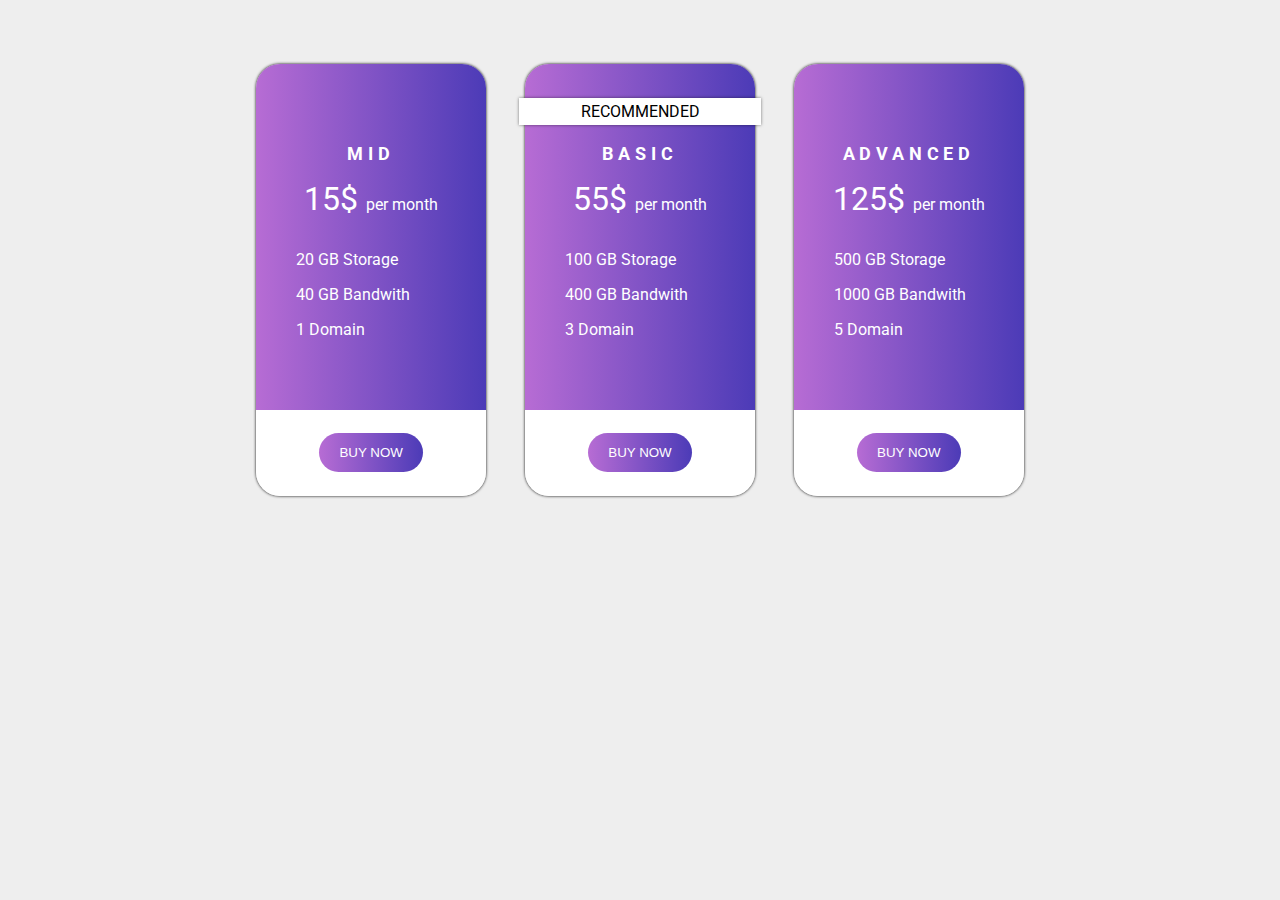
<file: index.html>
<!DOCTYPE html>
<html lang="en">
    <head>
        <meta charset="UTF-8">
        <meta name="viewport" content="width=device-width, initial-scale=1.0">
        <title>Ex3 Task1</title>
        <link rel="stylesheet" href="https://cdnjs.cloudflare.com/ajax/libs/font-awesome/6.1.1/css/all.min.css" integrity="sha512-KfkfwYDsLkIlwQp6LFnl8zNdLGxu9YAA1QvwINks4PhcElQSvqcyVLLD9aMhXd13uQjoXtEKNosOWaZqXgel0g==" crossorigin="anonymous" referrerpolicy="no-referrer" />
        <style>
            @import url('https://fonts.googleapis.com/css2?family=Roboto&display=swap');
            :root {
                --linear-gradient: linear-gradient(to right, #b76cd4, #4c3bb7);
                --border-radius: 1.5rem;
            }

            * {
                box-sizing: border-box;
            }

            html, body, ul {
                padding: 0;
                margin: 0;
            }

            .pricing-table {
                display: flex;
                justify-content: space-between;
                width: 60%;
                margin: 4rem auto;
                font-family: Roboto;
            }

            .pricing-table li {
                list-style-type: none;
                margin-top: 1rem;
                margin-left: 2.5rem;
            }

            .box {
                width: 30%;
                min-height: 27rem;
                box-shadow: 0px 0px 3px black;
                border-radius: var(--border-radius);
            }

            .header {
                background: var(--linear-gradient);
                min-height: 80%;
                border-radius: var(--border-radius) var(--border-radius) 0 0;
                color: white;
                position: relative;
            }

            .recommended {
                background: white;
                position: absolute;
                top: 2.1rem;
                left: -2.5%;
                width: 105%;
                text-align: center;
                color: black;
                box-shadow: 0 0 3px rgba(0,0,0,0.5);
                padding: 4px;
            }

            .title {
                text-align: center;
                font-size: 1.1rem;
                font-weight: bold;
                padding-top: 5rem;
                letter-spacing: 0.3rem;
            }

            .price {
                text-align: center;
                padding: 1rem;
                font-size: 2rem;
            }

            .per-month {
                font-size: 1rem;
            }

            .footer {
                text-align: center;
                background-color: white;
                min-height: 20%;
                border-radius: 0 0 var(--border-radius) var(--border-radius);
                display: flex;
                justify-content: center;
                align-items: center;
            }

            .pricing-button {
                border: unset;
                padding: 12px 20px;
                background: var(--linear-gradient);
                color: white;
                border-radius: var(--border-radius);
            }

            .box:hover {
                transform: scale(1.1);
                cursor: pointer;
            }

            @media (max-width: 1200px) {

                html {
                    font-size: 14px;
                }

                .pricing-table {
                    width: 90%;
                    flex-wrap: wrap;
                    justify-content: center;
                }

                .box {
                    width: calc(45%-2rem);
                    margin-top: 2rem;
                    margin-left: 2rem;
                }
            }

            @media (max-width: 768px) {
                html {
                    font-size: 20px;
                }

                .pricing-table {
                    width: 70%;
                    margin-top: 0;
                }

                .box {
                    width: 100%;
                    margin-top: 4rem;
                }
            }
        </style>
    </head>
    <body style="background: #eee;">
        <div class="pricing-table">
            <div class="box">
                <div class="header">
                    <div class="title">MID</div>
                    <div class="price">
                        15$ <span class="per-month">per month</span>
                    </div>
                    <ul>
                        <li>
                            <i class="fa fa-check"></i> 20 GB Storage
                        </li>
                        <li>
                            <i class="fa fa-check"></i> 40 GB Bandwith
                        </li>
                        <li>
                            <i class="fa fa-check"></i> 1 Domain
                        </li>
                    </ul>
                </div>
                <div class="footer">
                    <button class="pricing-button">BUY NOW</button>
                </div>
            </div>
            <div class="box">
                <div class="header">
                    <div class="recommended">RECOMMENDED</div>
                    <div class="title">BASIC</div>
                    <div class="price">
                        55$ <span class="per-month">per month</span>
                    </div>
                    <ul>
                        <li>
                            <i class="fa fa-check"></i> 100 GB Storage
                        </li>
                        <li>
                            <i class="fa fa-check"></i> 400 GB Bandwith
                        </li>
                        <li>
                            <i class="fa fa-check"></i> 3 Domain
                        </li>
                    </ul>
                </div>
                <div class="footer">
                    <button class="pricing-button">BUY NOW</button>
                </div>
            </div>
            <div class="box">
                <div class="header">
                    <div class="title">ADVANCED</div>
                    <div class="price">
                        125$ <span class="per-month">per month</span>
                    </div>
                    <ul>
                        <li>
                            <i class="fa fa-check"></i> 500 GB Storage
                        </li>
                        <li>
                            <i class="fa fa-check"></i> 1000 GB Bandwith
                        </li>
                        <li>
                            <i class="fa fa-check"></i> 5 Domain
                        </li>
                    </ul>
                </div>
                <div class="footer">
                    <button class="pricing-button">BUY NOW</button>
                </div>
            </div>
        </div>
    </body>
</html>
</file>
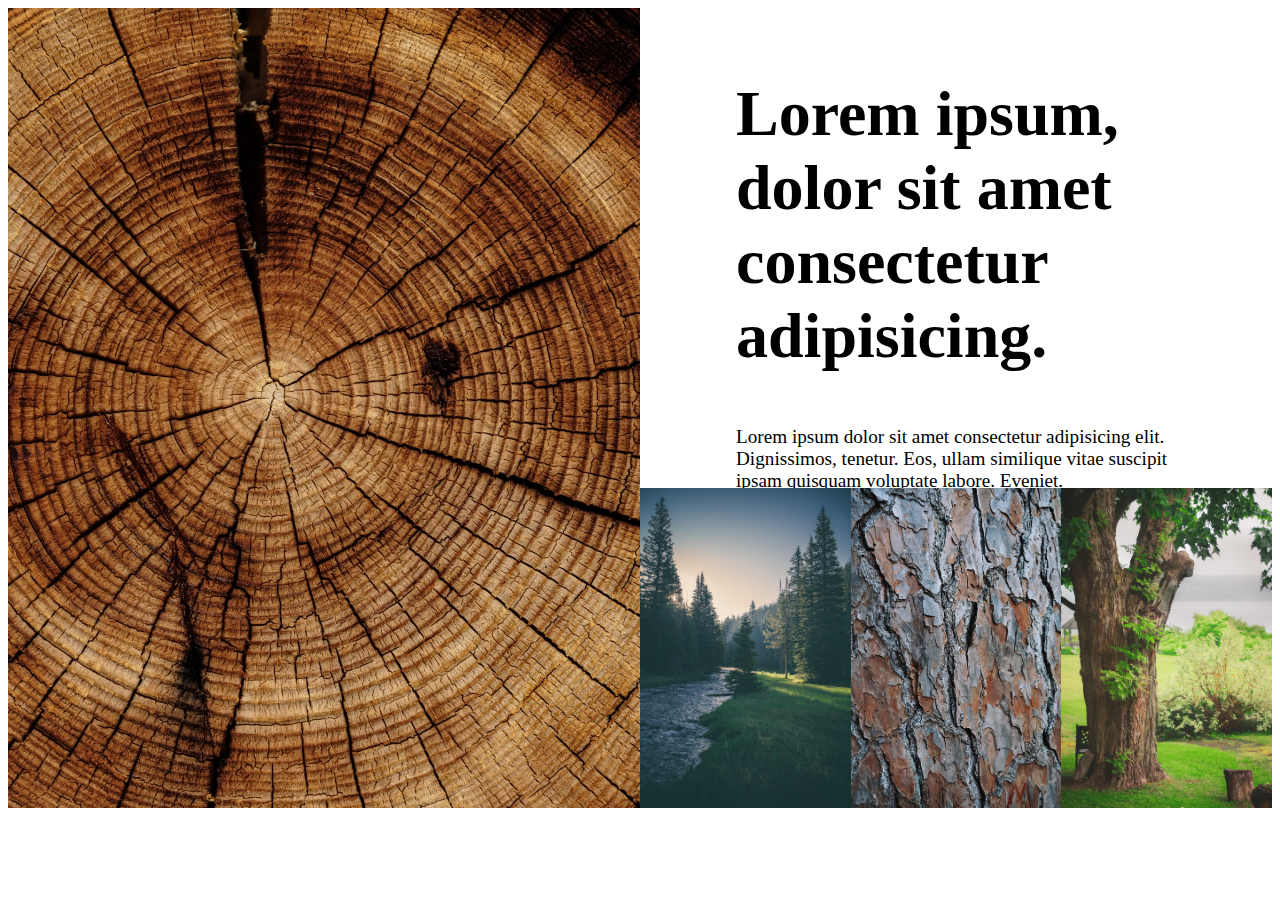
<file: task3/index.html>
<!DOCTYPE html>
<html lang="en">
<head>
    <meta charset="UTF-8">
    <meta http-equiv="X-UA-Compatible" content="IE=edge">
    <meta name="viewport" content="width=device-width, initial-scale=1.0">
    <title>EX3 Task3</title>
    <style>
        .container {
            display: grid;
            grid-template-columns: repeat(6, 1fr);
            grid-auto-rows: 10rem;
        }

        .box {
            background-size: cover;
            background-position: center center;
        }

        .box:nth-child(1) {
            grid-column: 1/4;
            grid-row: 1/6;
            background-image: url('./images/6-1.jpg');
        }

        .box:nth-child(2) {
            grid-column: 4/7;
            grid-row: 1/4;
            padding: 1rem 6rem;
        }

        .box h2 {
            font-size: 4rem;
        }

        .box p {
            font-size: 1.2rem;
        }

        .box button {
            border: unset;
            padding: 12px 18px;
            background: #b58455;
            color: white;
        }
        
        .box button:hover {
            cursor: pointer;
            opacity: 0.7;
        }

        .box:nth-child(n+3) {
            grid-row: 4/6;
        }

        .box:nth-child(3) {
            background-image: url('./images/6-2.jpg');
        }

        .box:nth-child(4) {
            background-image: url('./images/6-3.jpg');
        }

        .box:nth-child(5) {
            background-image: url('./images/6-4.jpg');
        }
    </style>
</head>
<body>
    <div class="container">
        <div class="box"></div>
        <div class="box">
            <h2>
                Lorem ipsum, dolor sit amet consectetur adipisicing.
            </h2>
            <p>
                Lorem ipsum dolor sit amet consectetur adipisicing elit. Dignissimos, tenetur. 
                Eos, ullam similique vitae suscipit ipsam quisquam voluptate labore. 
                Eveniet.
            </p>
            <button>LEARN MORE</button>
        </div>
        <div class="box"></div>
        <div class="box"></div>
        <div class="box"></div>
    </div>
</body>
</html>
</file>
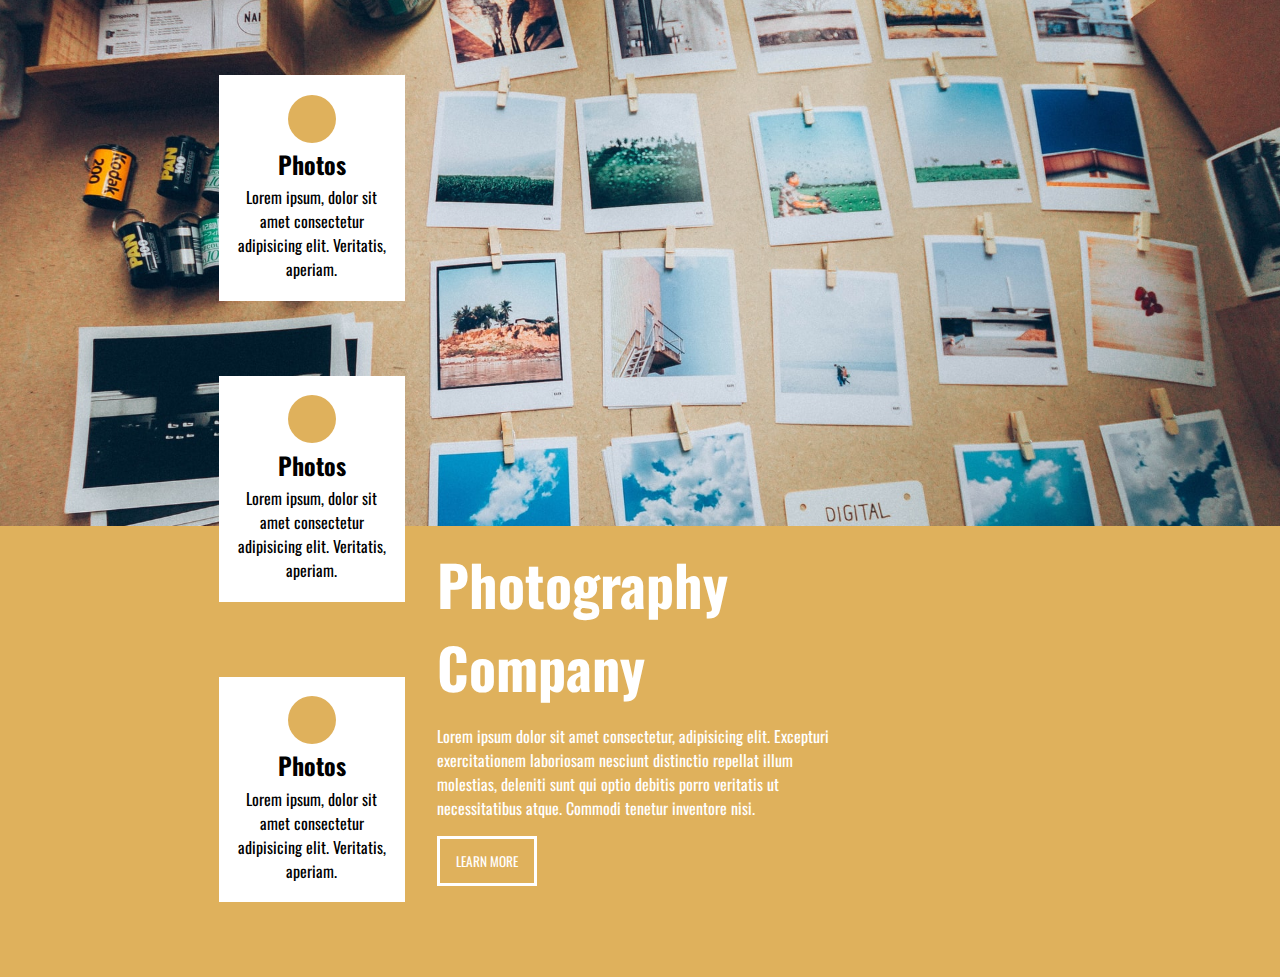
<file: task4/index.html>
<!DOCTYPE html>
<html lang="en">
<head>
    <meta charset="UTF-8">
    <meta http-equiv="X-UA-Compatible" content="IE=edge">
    <meta name="viewport" content="width=device-width, initial-scale=1.0">
    <title>Ex3 Task4</title>
    <link rel="stylesheet" href="https://cdnjs.cloudflare.com/ajax/libs/font-awesome/6.1.1/css/all.min.css" integrity="sha512-KfkfwYDsLkIlwQp6LFnl8zNdLGxu9YAA1QvwINks4PhcElQSvqcyVLLD9aMhXd13uQjoXtEKNosOWaZqXgel0g==" crossorigin="anonymous" referrerpolicy="no-referrer" />
    <style>
        @import url('https://fonts.googleapis.com/css2?family=Oswald&display=swap');
        * {
            box-sizing: border-box;
            padding: 0;
            margin:0;
            font-family: 'Oswald', sans-serif;
        }

        :root {
            --main-color: #dfb15c;
        }

        .container {
            display: grid;
            grid-template-columns: repeat(6, 1fr);
            grid-auto-rows: 4.7rem;
            gap: 0 2rem;
        }

        .box {
            display: flex;
            flex-direction: column;
            justify-content: space-evenly;
            align-items: center;
            height: 100%;
        }

        .box:nth-child(1) {
            grid-row: 1/8;
            grid-column: 1/7;
            background: url('./images/7-1.jpg');
            background-size: cover;
            background-position: center center;
        }

        .box:nth-child(2) {
            grid-row: 8/14;
            grid-column: 1/7;
            background: var(--main-color);
        }

        .box:nth-child(3) {
            grid-row: 2/5;
            grid-column: 2/3;
        }

        .box:nth-child(4) {
            grid-column: 2/3;
            grid-row: 6/9;
        }

        .box:nth-child(5) {
            grid-column: 2/3;
            grid-row: 10/13;
        }

        .box:nth-child(6) {
            grid-row: 8/13;
            grid-column: 3/5;
        }

        .cbox {
            background: white;
            text-align: center;
            padding: 1rem;
        }
        
        .cbox i {
            background: var(--main-color);
            padding: 1.5rem;
            color: white;
            border-radius: 50%;
        }

        .main-box {
            color: white;
        }

        .main-box h1 {
            align-self: flex-start;
            font-size: 3.5rem;
        }

        .main-box button {
            padding: 12px 16px;
            align-self: flex-start;
            border: 3px solid white;
            background:unset;
            color: white;
        }
    </style>
</head>
<body>
    <div class="container">
        <div class="box"></div>
        <div class="box"></div>
        <div class="box cbox">
            <i class="fa fa-pencil"></i>
            <h2>Photos</h2>
            <p>Lorem ipsum, dolor sit amet consectetur adipisicing elit. Veritatis, aperiam.</p>
        </div>
        <div class="box cbox">
            <i class="fa fa-pencil"></i>
            <h2>Photos</h2>
            <p>Lorem ipsum, dolor sit amet consectetur adipisicing elit. Veritatis, aperiam.</p>
        </div>
        <div class="box cbox">
            <i class="fa fa-pencil"></i>
            <h2>Photos</h2>
            <p>Lorem ipsum, dolor sit amet consectetur adipisicing elit. Veritatis, aperiam.</p>
        </div>
        <div class="box main-box">
            <h1>Photography Company</h1>
            <p>Lorem ipsum dolor sit amet consectetur, adipisicing elit. Excepturi exercitationem laboriosam nesciunt distinctio repellat illum molestias, deleniti sunt qui optio debitis porro veritatis ut necessitatibus atque. Commodi tenetur inventore nisi.</p>
            <button>LEARN MORE</button>
        </div>
    </div>
</body>
</html>
</file>
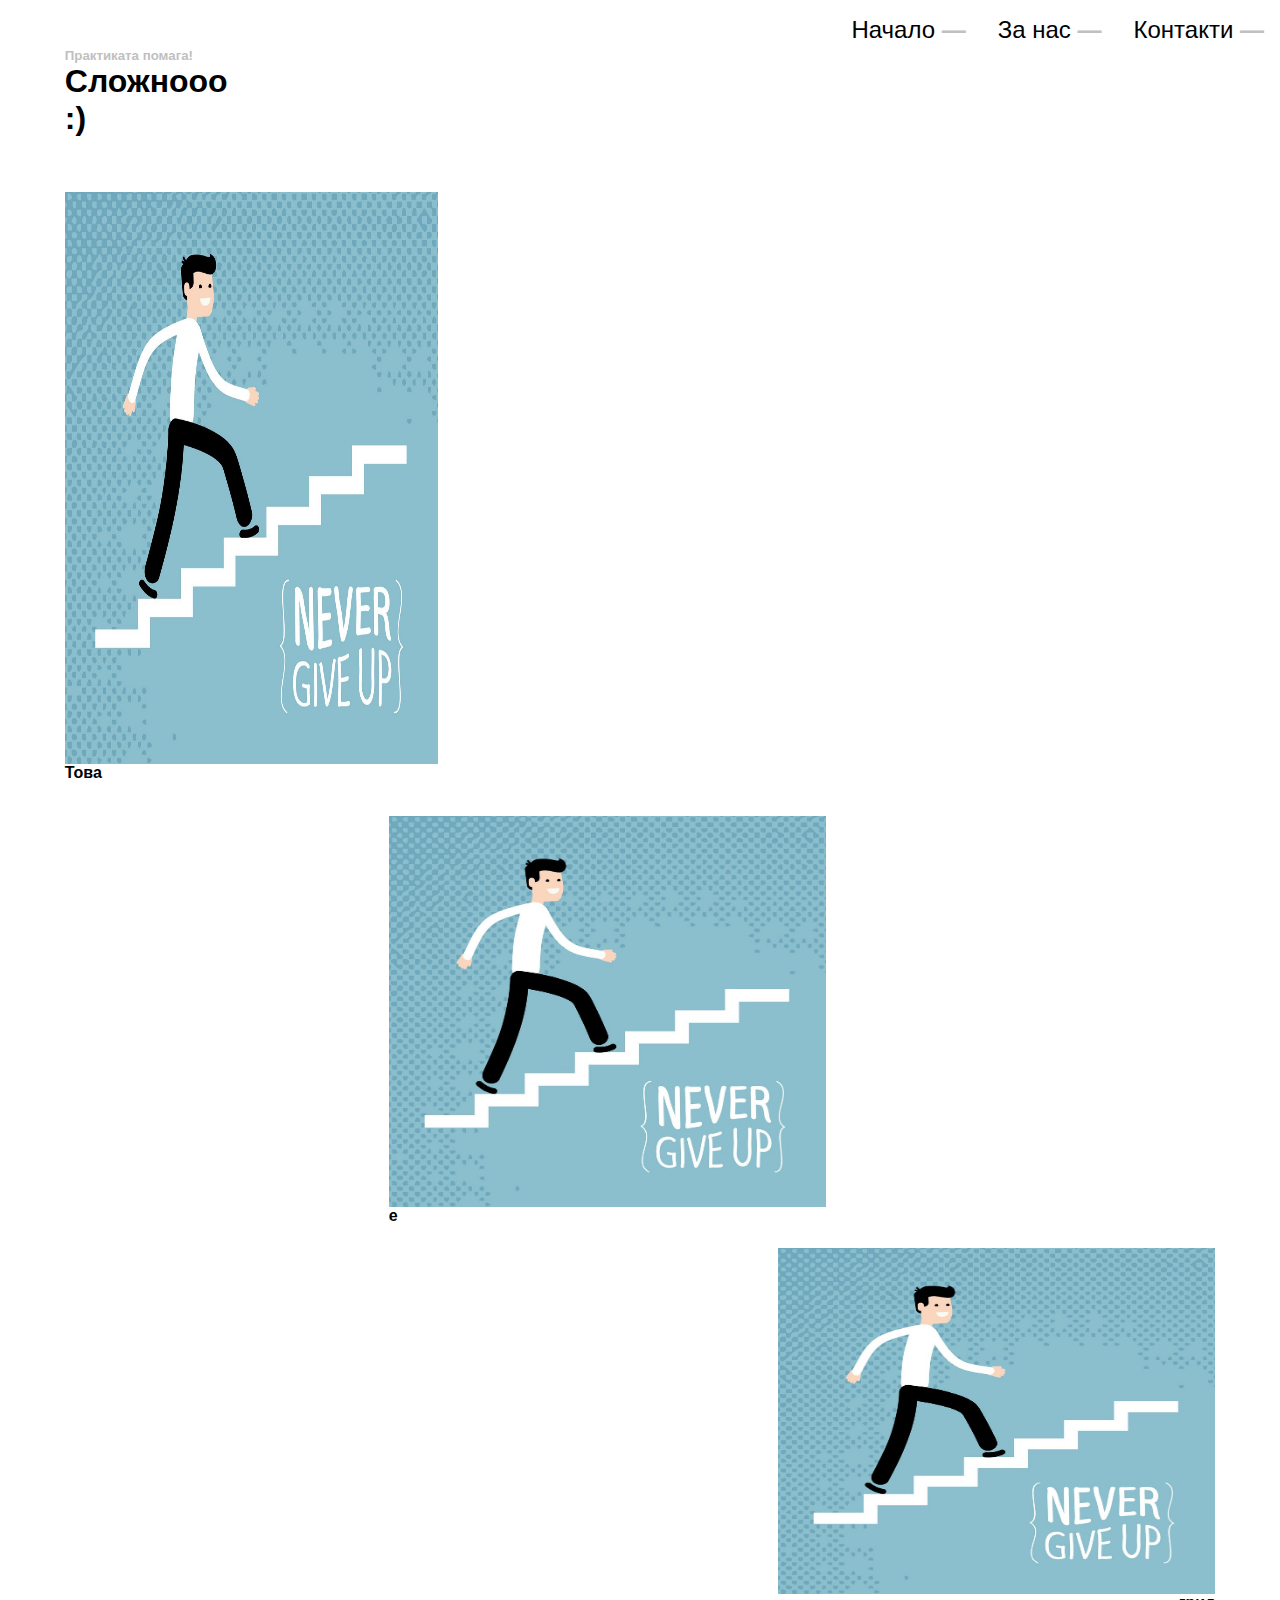
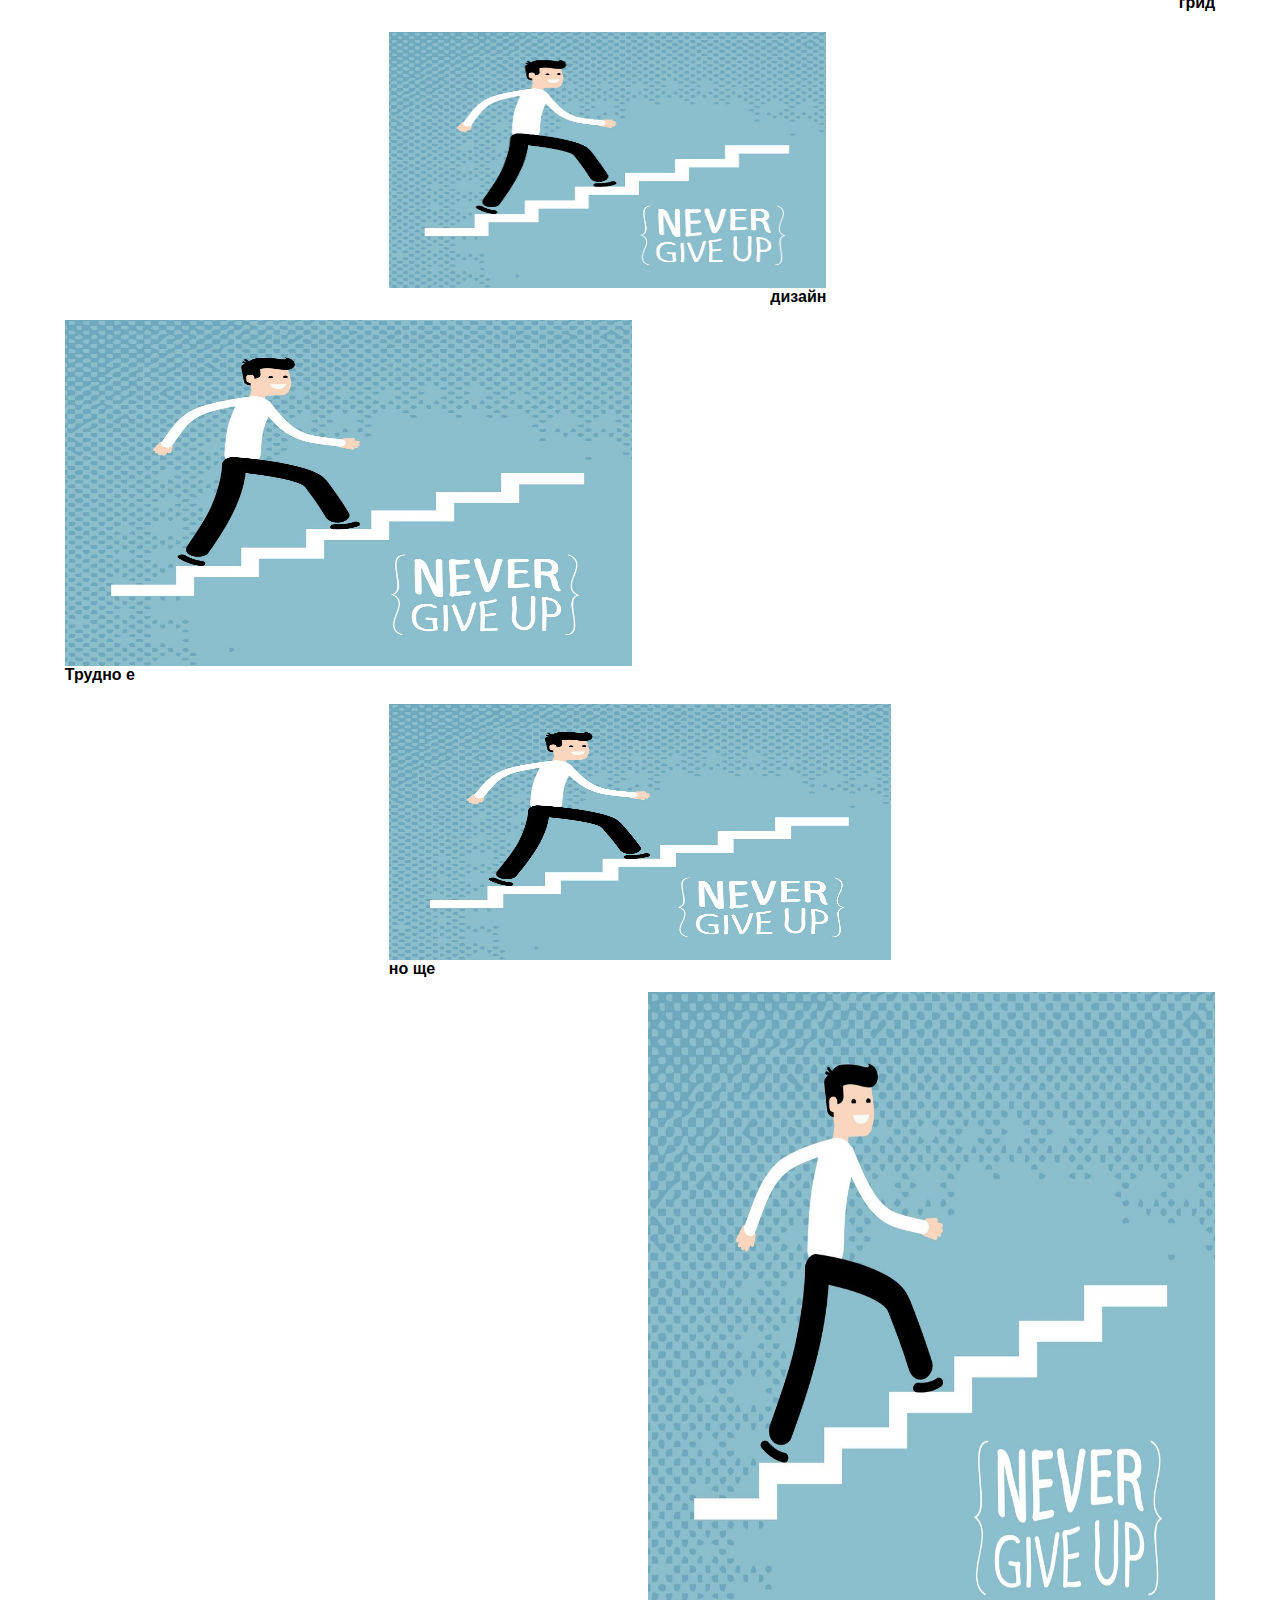
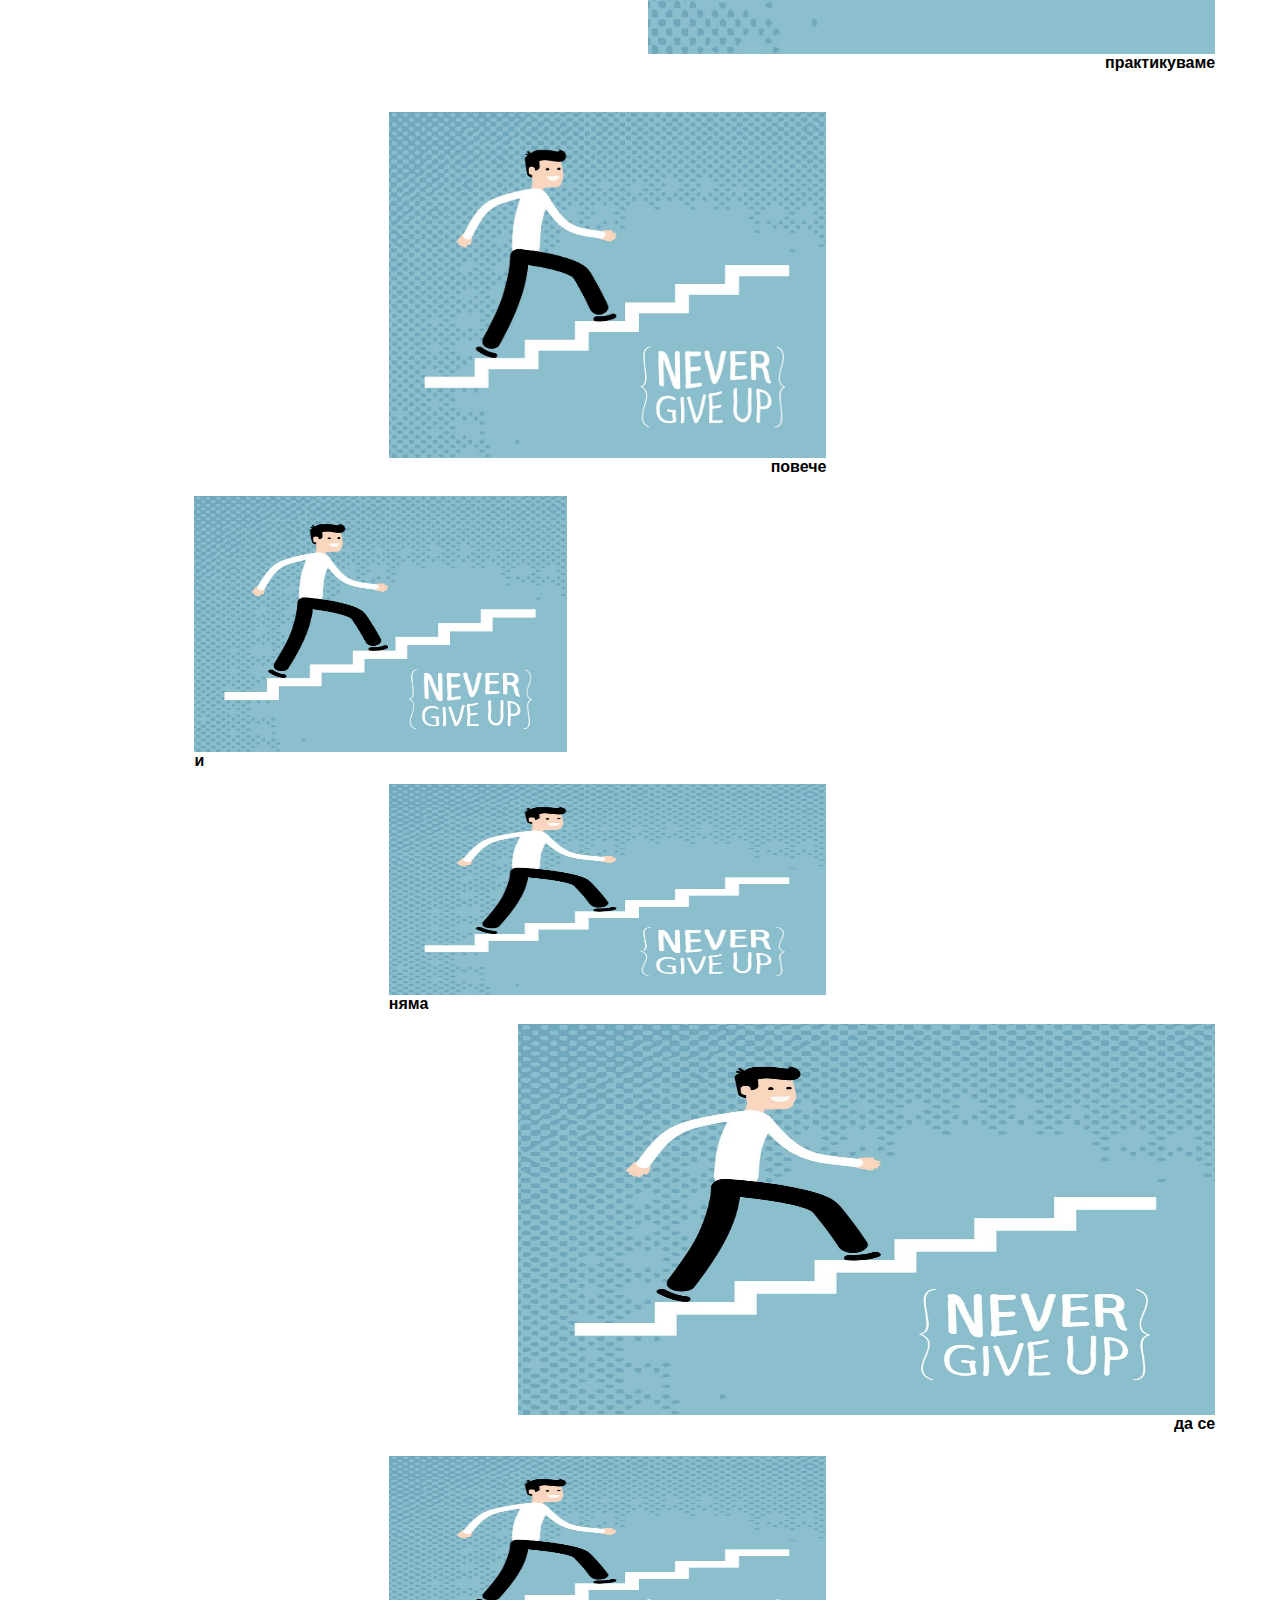
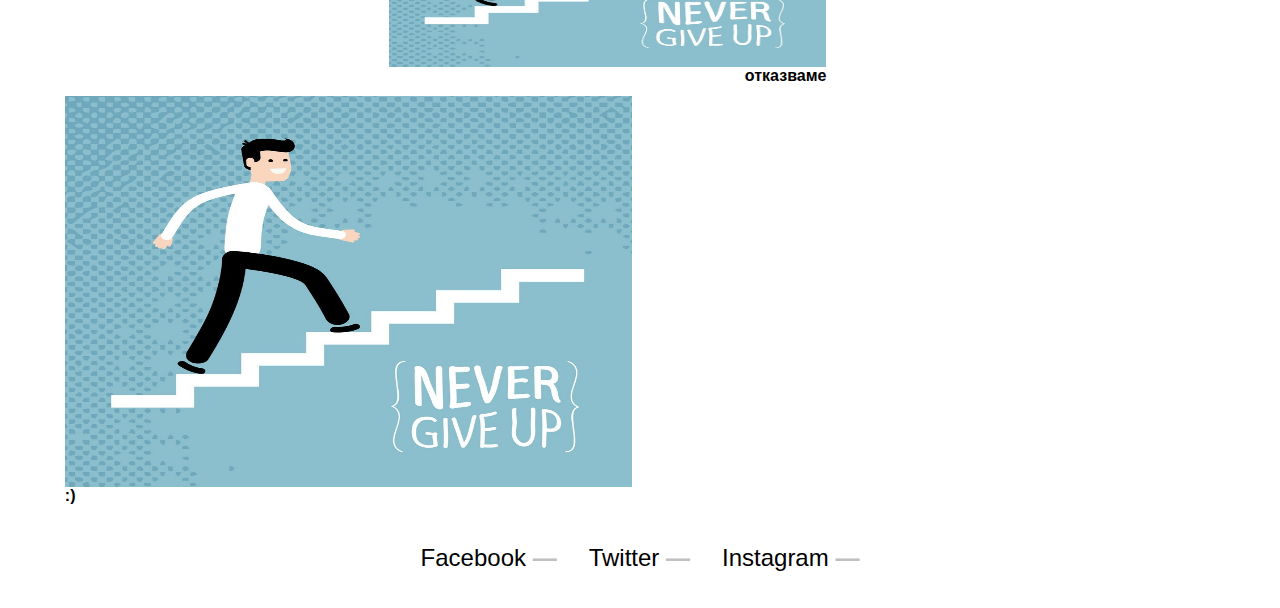
<file: hw3.html>
<!DOCTYPE html>
<html lang="en">
<head>
    <meta charset="UTF-8">
    <meta http-equiv="X-UA-Compatible" content="IE=edge">
    <link rel="stylesheet" href="style.css">
    <meta name="viewport" content="width=device-width, initial-scale=1.0">
    <title>HOMEWORK 3</title>
</head>
<body>
    <div class="container">
        <div class="nav">
            <ul>
                <li>
                    <a href="#">Начало <span class="hr"> &mdash;</span></a>
                </li>
                <li>
                    <a href="#">За нас<span class="hr"> &mdash;</span></a>
                </li>
                <li>
                    <a href="#">Контакти <span class="hr"> &mdash;</span></a>
                </li>
            
            </ul>
        </div>
        <div class=" box1">
            <div class="text">
                <h5>Практиката помага!</h5>
                <h1>Сложнооо :)</h1>            
            </div>
        </div>
        <div class="box2">
            <div class="img">
                <img src="images/progress.jpg" alt="">
            </div>
            <div class="txt">
                <span>Това</span>
            </div>
        </div>
        <div class="box3">
            <div class="img">
                <img src="images/progress.jpg" alt="">
            </div>
            <div class="txt">
                <span>e</span>
            </div>
        </div>
        <div class="box4">
            <div class="img">
                <img src="images/progress.jpg" alt="">
            </div>
            <div class="txt right">
                <span >грид</span>
            </div>
        </div>
        <div class="box5">
            <div class="img">
                <img src="images/progress.jpg" alt="">
            </div>
            <div class="txt right">
                <span >дизайн</span>
            </div>
        </div>
        <div class="box6">
            <div class="img">
                <img src="images/progress.jpg" alt="">
            </div>
            <div class="txt">
                <span>Трудно е</span>
            </div>
        </div>
        <div class="box7">
            <div class="img">
                <img src="images/progress.jpg" alt="">
            </div>
            <div class="txt">
                <span>но ще</span>
            </div>
        </div>
        <div class="box8">
            <div class="img">
                <img src="images/progress.jpg" alt="">
            </div>
            <div class="txt right">
                <span>практикуваме</span>
            </div>
        </div>
        <div class="box9">
            <div class="img">
                <img src="images/progress.jpg" alt="">
            </div>
            <div class="txt right">
                <span>повече</span>
            </div>
        </div>
        <div class="box10">
            <div class="img">
                <img src="images/progress.jpg" alt="">
            </div>
            <div class="txt">
                <span>и</span>
            </div>
        </div>
        <div class="box11">
            <div class="img">
                <img src="images/progress.jpg" alt="">
            </div>
            <div class="txt">
                <span>няма</span>
            </div>
        </div>
        <div class="box12">
            <div class="img">
                <img src="images/progress.jpg" alt="">
            </div>
            <div class="txt right">
                <span>да се</span>
            </div>
        </div>
        <div class="box13">
            <div class="img">
                <img src="images/progress.jpg" alt="">
            </div>
            <div class="txt right">
                <span>отказваме</span>
            </div>
        </div>
        <div class="box14">
            <div class="img">
                <img src="images/progress.jpg" alt="">
            </div>
            <div class="txt">
                <span>:)</span>
            </div>
        </div>
        <div class="footer">
            <ul>
                <li>
                    <a href="#">Facebook <span class="hr"> &mdash;</span></a>
                </li>
                <li>
                    <a href="#">Twitter <span class="hr"> &mdash;</span></a>
                </li>
                <li>
                    <a href="#">Instagram <span class="hr"> &mdash;</span></a>
                </li>
            
            </ul>
        </div>
    </div>
</body>
</html>
</file>
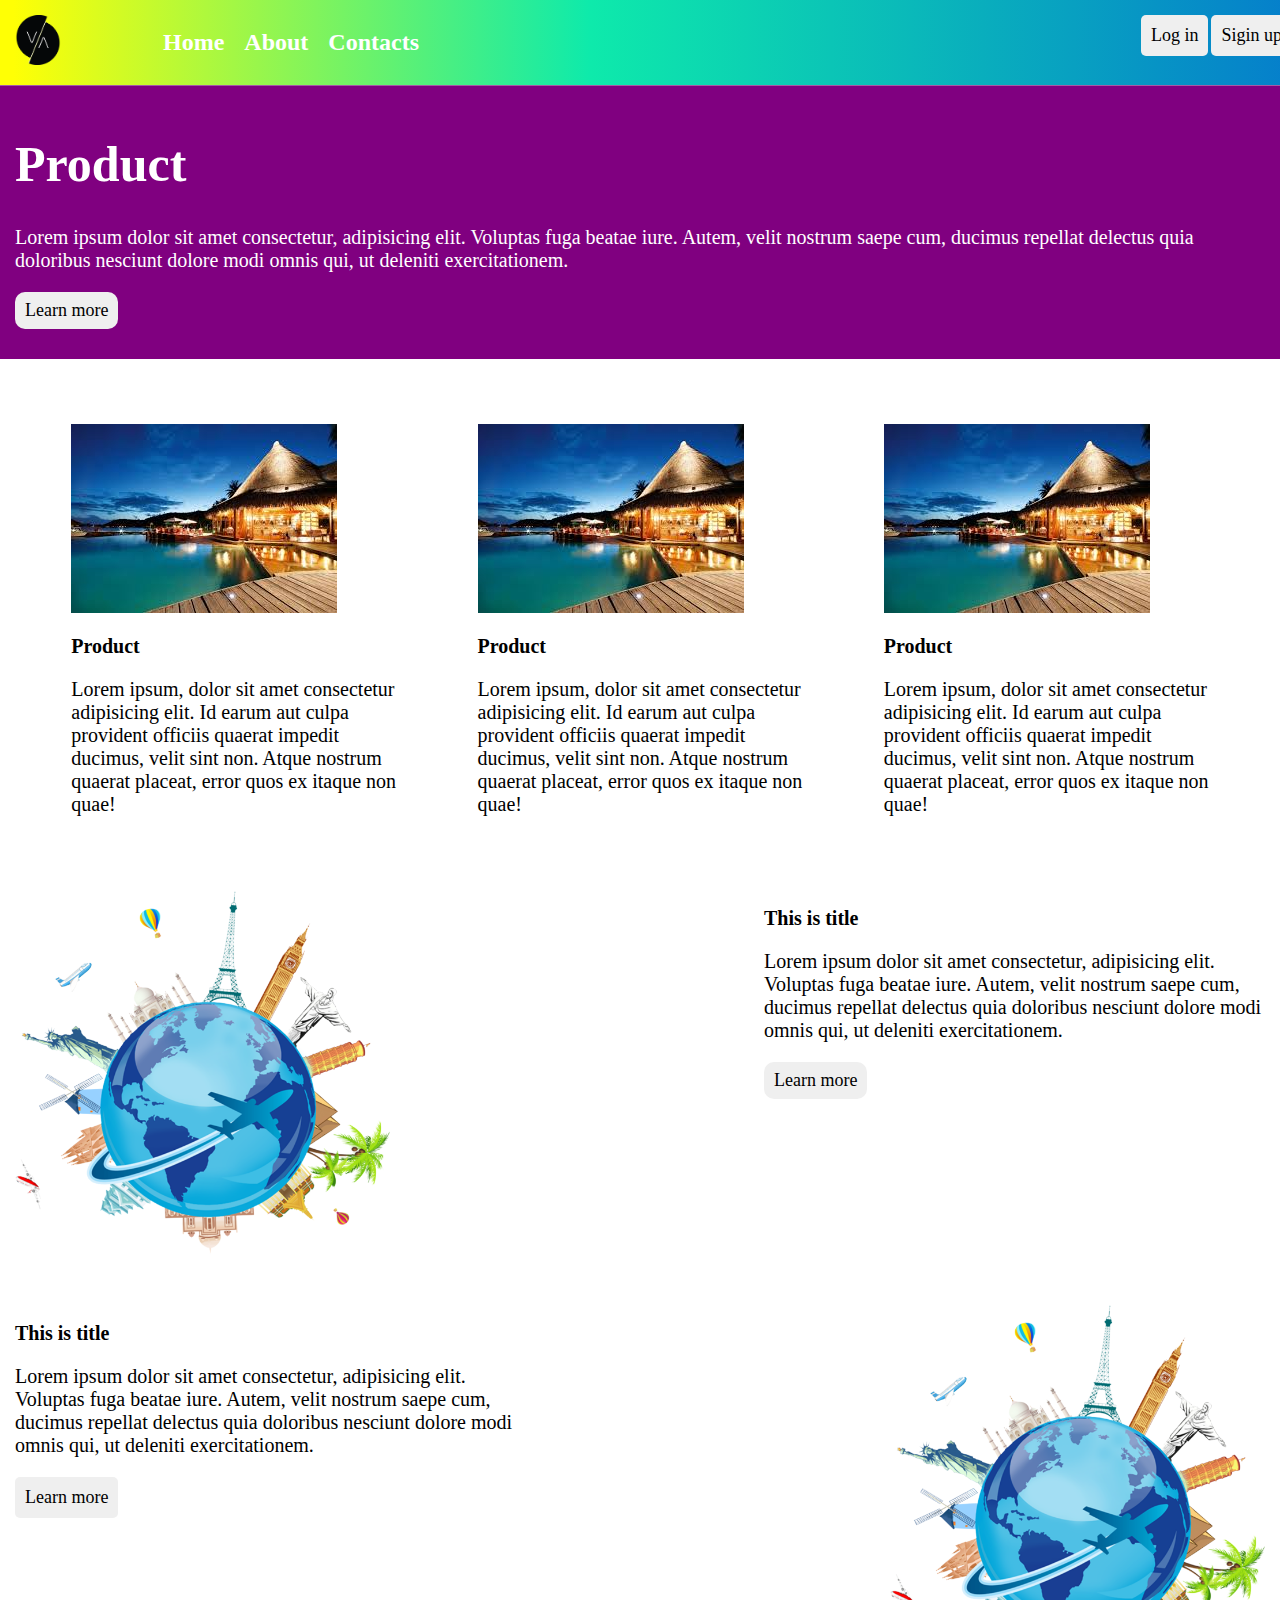
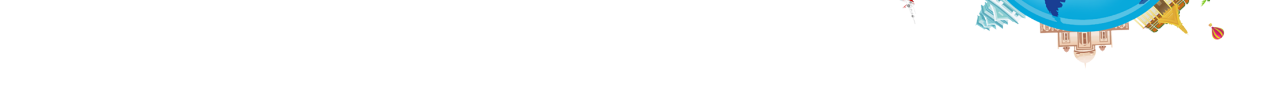
<file: task3.html>
<!DOCTYPE html>
<html lang="en">
<head>
    <meta charset="UTF-8">
    <meta http-equiv="X-UA-Compatible" content="IE=edge">
    <meta name="viewport" content="width=device-width, initial-scale=1.0">
    <link rel="stylesheet" href="styles/style.css">
    <title>Task 3</title>
</head>
<body>
    <!--MENU-->
    <div class="menu section-padding">
        <div class="logo">
            <a href="">
                <img src="images/logo.png" alt="">
            </a>
        </div>
        <div class="nav">
            <ul>
                <li class="menu-item">
                    <a href="#">Home</a>
                </li>
                <li  class="menu-item">
                    <a href="#">About</a>
                </li>
                <li  class="menu-item">
                    <a href="#">Contacts</a>
                </li>
            </ul>
        </div>
        <div class="bars">
            <div class="button1">
                <button>Log in</button>
            </div>
            <div class="button1">
                <button>Sigin up</button>
            </div>
        </div>
       
    </div>
    <!--BIG PIC SEC-->
    <div class="top-section section-padding">
        <div class="top-text-section">
            <h1>Product</h1>
            <p>Lorem ipsum dolor sit amet consectetur, adipisicing elit. Voluptas fuga beatae iure. Autem, velit nostrum saepe cum, ducimus repellat delectus quia doloribus nesciunt dolore modi omnis qui, ut deleniti exercitationem.</p>
            <button>Learn more</button>
        </div>
    </div>
    <!--Three pics-->
    <div class="product-section section-padding">
        <div class="box">
            <img src="images/bora.jpg" alt="">
            <h2>Product</h2>
            <p>Lorem ipsum, dolor sit amet consectetur adipisicing elit. Id earum aut culpa provident officiis quaerat impedit ducimus, velit sint non. Atque nostrum quaerat placeat, error quos ex itaque non quae!</p>
        </div>
        <div class="box">
            <img src="images/bora.jpg" alt="">
            <h2>Product</h2>
            <p>Lorem ipsum, dolor sit amet consectetur adipisicing elit. Id earum aut culpa provident officiis quaerat impedit ducimus, velit sint non. Atque nostrum quaerat placeat, error quos ex itaque non quae!</p>
        </div>
        <div class="box">
            <img src="images/bora.jpg" alt="">
            <h2>Product</h2>
            <p>Lorem ipsum, dolor sit amet consectetur adipisicing elit. Id earum aut culpa provident officiis quaerat impedit ducimus, velit sint non. Atque nostrum quaerat placeat, error quos ex itaque non quae!</p>
        </div>
    </div>
    <!--ONE PIC PARAGRAPH-->
    <div class="about-section section-padding">
        <div class="image-section">
            <img src="images/World-Travel-No-Background.png" class="image" alt="">
        </div>
        <div class="about-text-section">
            <h2>This is title</h2>
            <p>Lorem ipsum dolor sit amet consectetur, adipisicing elit. Voluptas fuga beatae iure. Autem, velit nostrum saepe cum, ducimus repellat delectus quia doloribus nesciunt dolore modi omnis qui, ut deleniti exercitationem.</p>
            <button>Learn more</button>
        </div>
    </div>
    <!--ONE PIC PARAGRAPH REVERSE-->
    <div class="aboutRev-section section-padding">
        <div class="imageRev-section">
            <img src="images/World-Travel-No-Background.png" class="image" alt="">
        </div>
        <div class="aboutRev-text-section"> 
            <h2>This is title</h2>
            <p>Lorem ipsum dolor sit amet consectetur, adipisicing elit. Voluptas fuga beatae iure. Autem, velit nostrum saepe cum, ducimus repellat delectus quia doloribus nesciunt dolore modi omnis qui, ut deleniti exercitationem.</p>
            <button>Learn more</button>
        </div>
    </div>
</body>
</html>
</file>
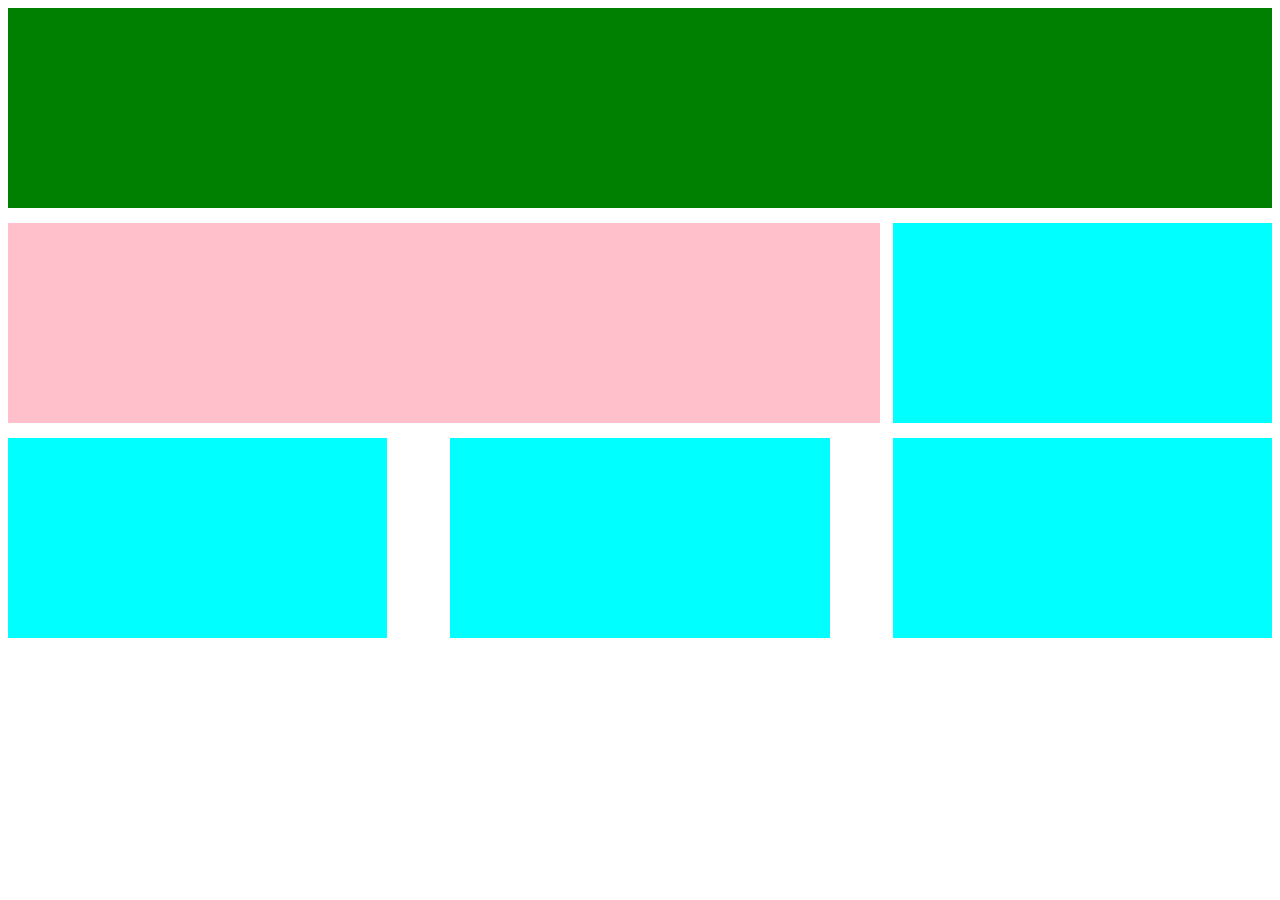
<file: tsk1.html>
<!DOCTYPE html>
<html lang="en">

<head>
    <meta charset="UTF-8">
    <meta http-equiv="X-UA-Compatible" content="IE=edge">
    <meta name="viewport" content="width=device-width, initial-scale=1.0">
    <title>TASK 1 </title>
    <style>
        .body {
            margin: 0;
            padding: 0;
        }

        .container {
            display: flex;
            flex-wrap: wrap;
            justify-content: space-between;
        }

        .box {
            background-color: silver;
            height: 200px;
            display: flex;
            justify-content: center;
            align-items: center;
            margin-bottom: 15px;
        }

        .width100 {
            width: 100%;
            background: green;
        }

        .non {
            width: 0%;
        }

        @media(min-width:1024px) {
            .width70 {
                width: 69%;
                background-color: pink;
            }

            .width100d {
                width: 30%;
                background: aqua;
            }
        }
    </style>
</head>

<body>
    <div class="container">
        <div class="box width100"></div>
        <div class="box non width70"></div>
        <div class="box non width100d"></div>
        <div class="box width100 width100d"></div>
        <div class="box non width100d"></div>
        <div class="box width100 width100d"></div>
</body>

</html>
</file>
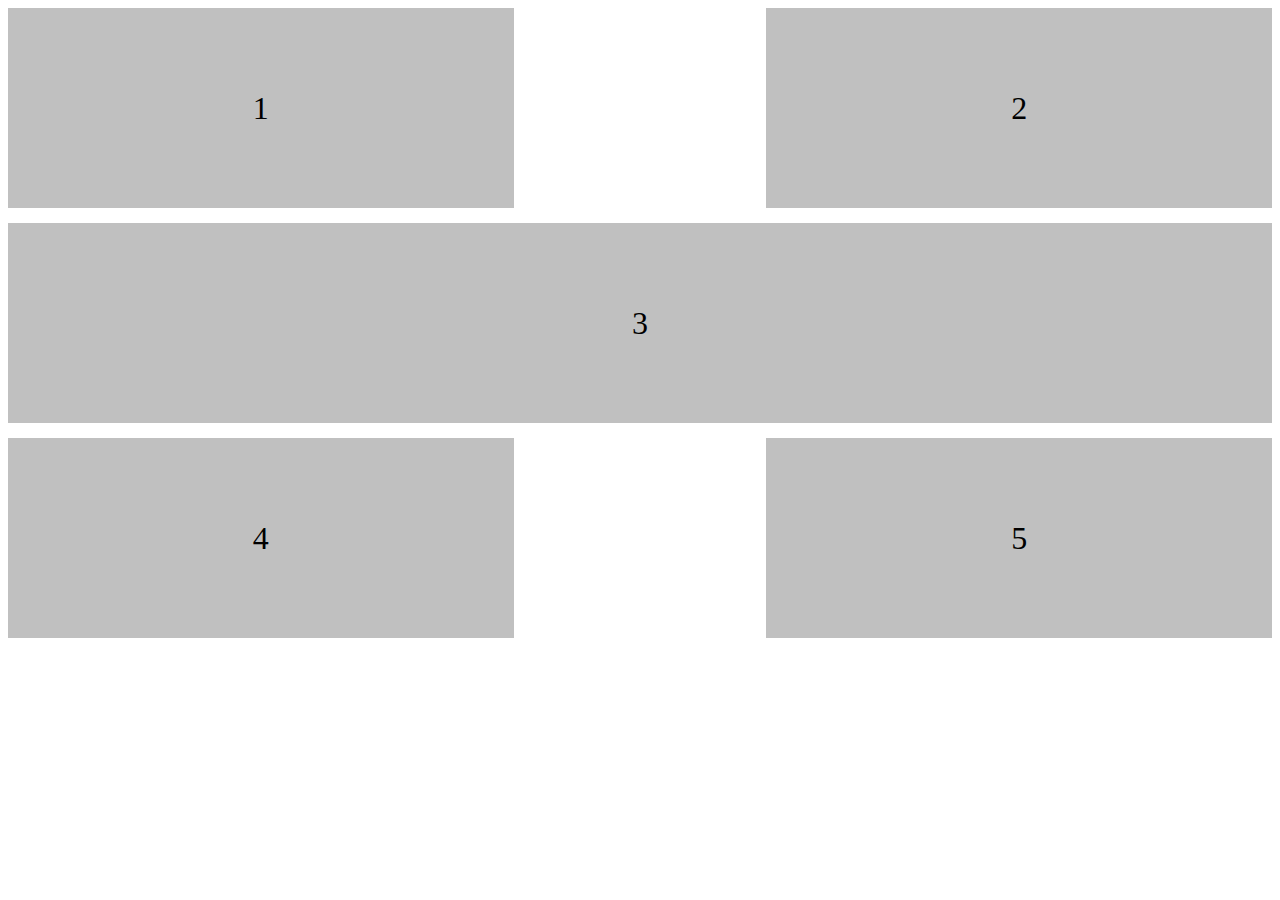
<file: upr1.5.html>
<!DOCTYPE html>
<html lang="en">
<head>
    <meta charset="UTF-8">
    <meta http-equiv="X-UA-Compatible" content="IE=edge">
    <meta name="viewport" content="width=device-width, initial-scale=1.0">
    <title>Document</title>
    <style>
        .container{
            display: flex;
            flex-wrap: wrap;
            justify-content: space-between;
        }
        .box{
            background-color: silver;
            height: 200px;
            display: flex;
            justify-content: center;
            align-items: center;
            margin-bottom: 15px;
            font-size: 32px;
        }
        .width40{
            width: 40%;
        }
        .width100{
            width: 100%;
        }
        @media(max-width:1024px){
            .width100mobile{
                width: 100%;
            }
            .width30mobile{
                width: 30%;
            }
        }
    </style>
</head>

<body>
    <div class="container">
        <div class="box width40 width100mobile">1</div>
        <div class="box width40 width100mobile">2</div>
        <div class="box width100 width30mobile">3</div>
        <div class="box width40 width30mobile">4</div>
        <div class="box width40 width30mobile">5</div>
    </div>
</body>
</html>
</file>
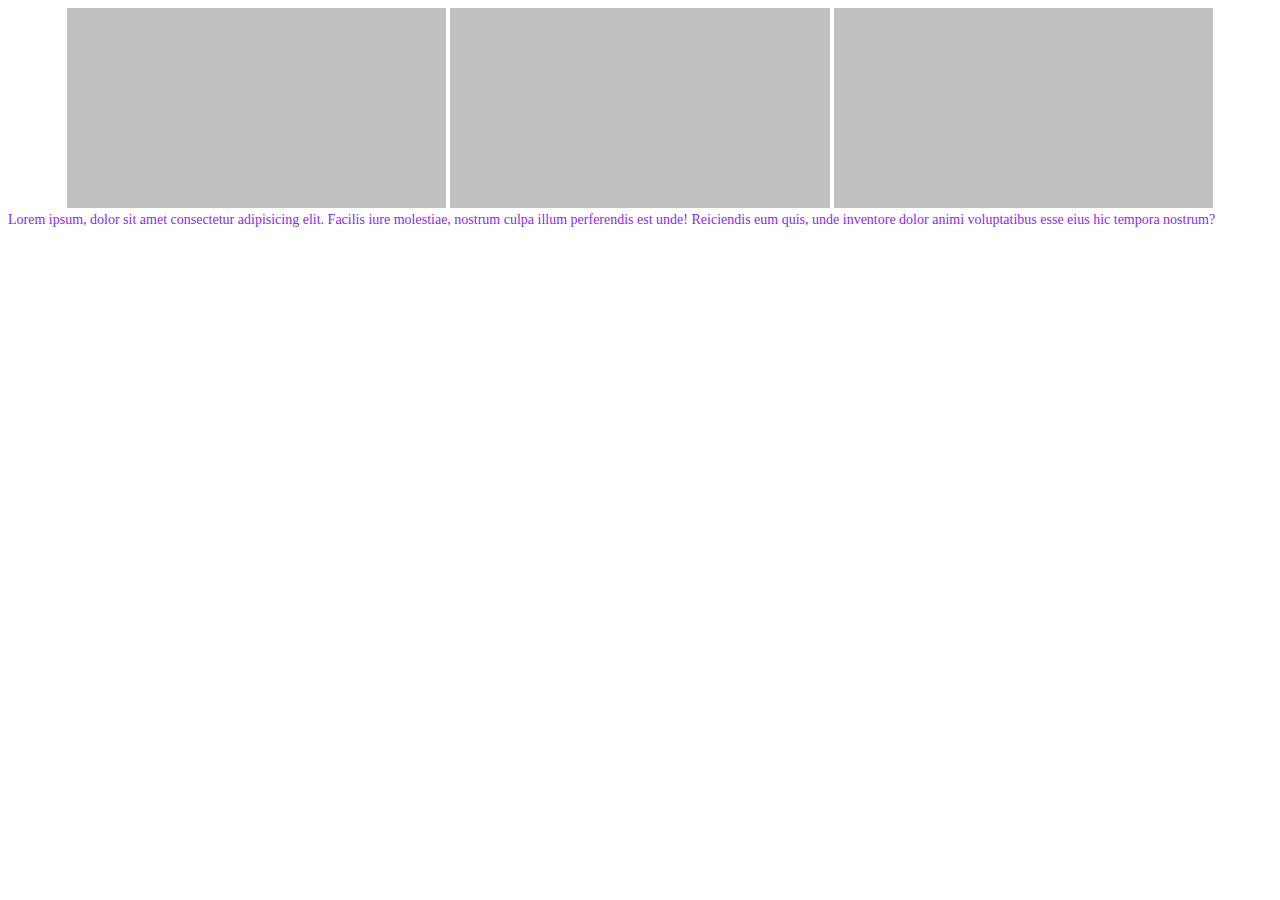
<file: upr1.html>
<!DOCTYPE html>
<html lang="en">
<head>
    <meta charset="UTF-8">
    <meta http-equiv="X-UA-Compatible" content="IE=edge">
    <meta name="viewport" content="width=device-width, initial-scale=1.0">
    <title>ex1 task1</title>
    <style>
        .box{
            background-color: silver;
            width: 30%;
            height: 200px;
            display: inline-block;
        }
        .container{
            text-align: center;
        }
        .main{
            font-size: 14px;
            color: blueviolet;
        }
        @media(max-width:1024px) 
        {
            .box{
                width: 100%;
                margin-bottom: 15px;
                height: 200px;
            }
        }
        @media(max-width:1024px) and(min-width:769px)
        {
            .main{
                font-size: 16px;
                color: red;
            }
        }
        @media(max-width:480px) and (min-width:321px)
        {
            .main{
                font-size: 24px;
                color: green;
            }
        }
        @media(max-width:768px) and(min-width:481px)
        {
            .main{
                font-size: 20px;
                color: orange;
            }
        }
        @media(max-width:320px)
        {
            .main{
                font-size: 32px;
                color: yellow;
            }
        }
    </style>

</head>
<body>
    <div class="container">
        <div class="box"></div>
        <div class="box"></div>
        <div class="box"></div>
    </div>
    <div class="main">
        Lorem ipsum, dolor sit amet 
        consectetur adipisicing elit. 
        Facilis iure molestiae, nostrum 
        culpa illum perferendis est unde!
        Reiciendis eum quis, unde 
        inventore dolor animi voluptatibus 
        esse eius hic tempora nostrum?
    </div>
</body>
</html>
</file>
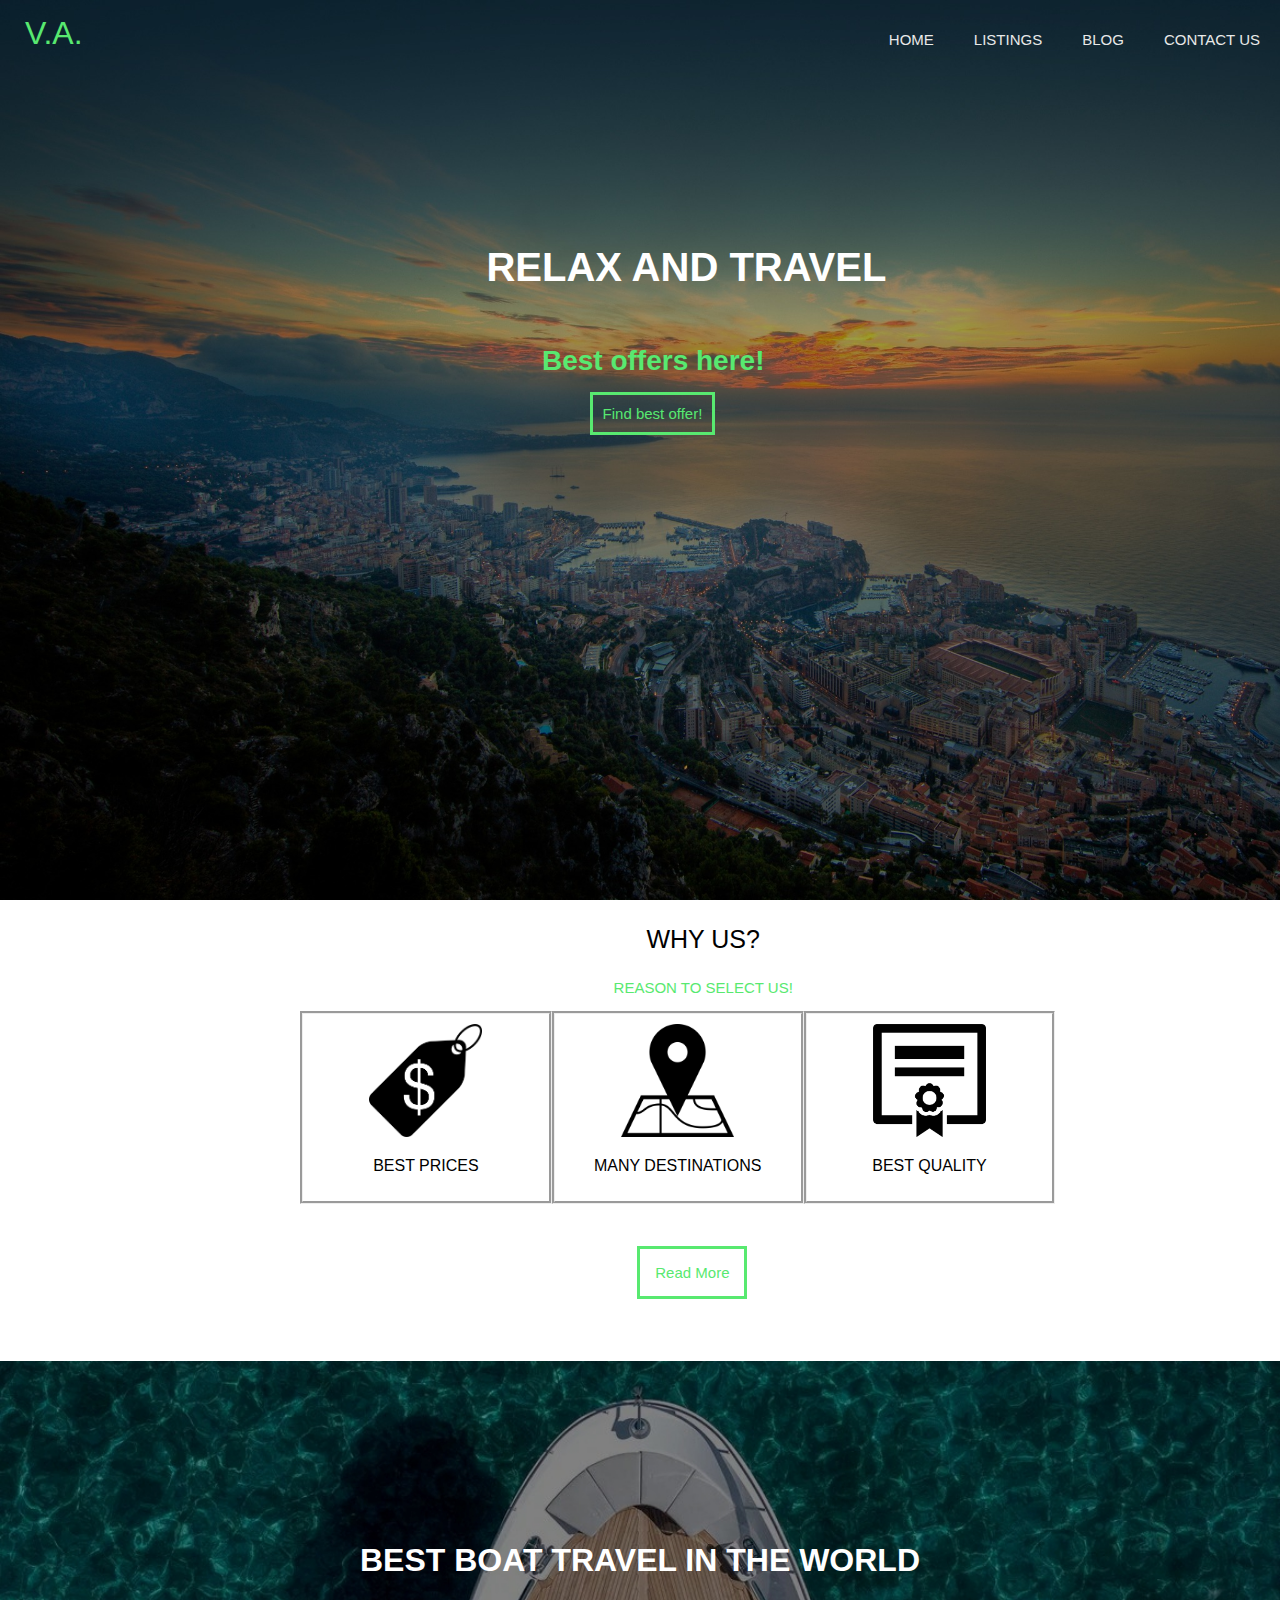
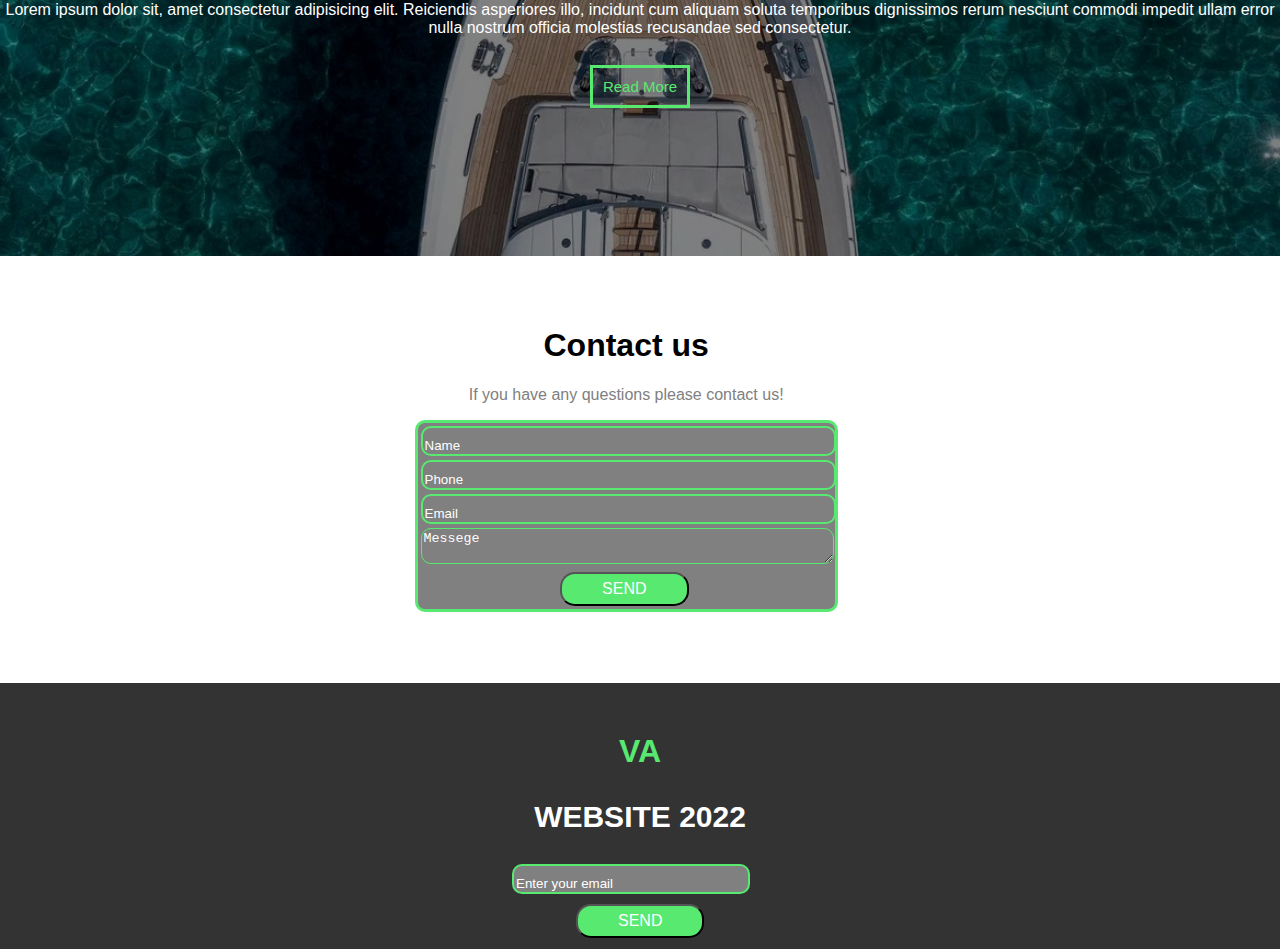
<file: hw5/HW5.html>
<!DOCTYPE html>
<html>

    <head>
        <meta charset="utf-8" />
        <title>VA</title>
        <link rel="stylesheet" href="style.css"/>
    </head>

    <body>
        <div class="header-container">
            <div class="header-container-inside">
                <div class="header-inner-right">
                    <div class="pad-15">
                        <ul class="nav">
                            <li><a href>HOME</a></li>
                            <li><a href>LISTINGS</a></li>
                            <li><a href>BLOG</a></li>
                            <li><a href>CONTACT US</a></li>
                        </ul>
                    </div>
                </div>
                <div class="header-container-left-in">
                    <div class="pad-15">
                        <div class="logo">V.A.</div>
                    </div>
                </div>
                <div class="p-head">
                    <h1 class="relax-p">RELAX AND TRAVEL</h1>
                    <div class="bestOfferts">
                        <p class="styleBestOf">Best offers here!</p>
                    </div>
                    <div class="a-hrefWithBorder">
                        <a href class="borderA">Find best offer!</a>
                    </div>
                </div>
            </div>
        </div>
        <div class="icons-and-heading">
            <div class="heading">
                <p class="whyUs">WHY US?</p>
                <p class="reason">REASON TO SELECT US!</p>
                <div class="icons">
                    <img class="image" src="images/kindpng_2275813.png" alt="Image not found!">
                    <p>BEST PRICES</p>
                </div>
                <div class="icons">
                    <img class="image" src="images/map.png" alt="Image not found!">
                    <p>MANY DESTINATIONS</p>
                </div>
                <div class="icons">
                    <img class="image" src="images/quality.png" alt="Image not found!">
                    <p>BEST QUALITY</p>
                </div>
                <div class="div-read">
                    <a href class="read">Read More</a>
                </div>
            </div>
        </div>
        <div class="secondFullBackgr">
            <div class="inside">
                <div class="boat">
                    <h1>BEST BOAT TRAVEL IN THE WORLD</h1>
                    <p>
                        Lorem ipsum dolor sit,
                        amet consectetur adipisicing elit.
                        Reiciendis asperiores illo, incidunt cum
                        aliquam soluta temporibus dignissimos rerum
                        nesciunt commodi impedit ullam error nulla
                        nostrum officia molestias recusandae sed consectetur.
                    </p>
                    <div class="divahref2">
                        <a href class="readmore2 borderA">Read More</a>
                    </div>
                </div>
            </div>
        </div>
        <div class="contact-container">
            <div class="heading-contact">
                <h1>Contact us</h1>
                <p style="color: grey;">If you have any questions please contact us!</p>
            </div>
            <div class="outside-form">
                <div class="table-form">
                    <div class="tablica">
                        <form>

                            <table>
                                <tr>

                                    <td>
                                        <input type="text" placeholder="Name" id="name" name="ime">
                                    </td>
                                </tr>
                                <tr>
                                    <td><input type="text" placeholder="Phone" id="phone" name="phone"></td>
                                </tr>
                                <tr>

                                    <td><input type="text" placeholder="Email" id="email" name="mail"></td>
                                </tr>
                                <tr>

                                    <td>
                                        <textarea row="2" col="345" placeholder="Messege"></textarea>
                                    </td>
                                </tr>
                                <tr>

                                    <td>
                                        <button>SEND</button>
                                    </td>
                                </tr>
                            </table>
                        </form>
                    </div>
                </div>
            </div>
        </div>
        <div class="clear"></div>
        <div class="footer-container">
            <div class="headings-footer">
                <h1 class="footerH">VA</h1>
                <p class="footerP">WEBSITE 2022</p>
                <div class="mails-footer">
                    <input type="text" placeholder="Enter your email" id="emaill" name="malil" style="width: 30%;">
                </div>
                <div class="button-Footer">
                    <button>SEND</button>
                </div>
            </div>
        </div>
    </body>
</html>
</file>
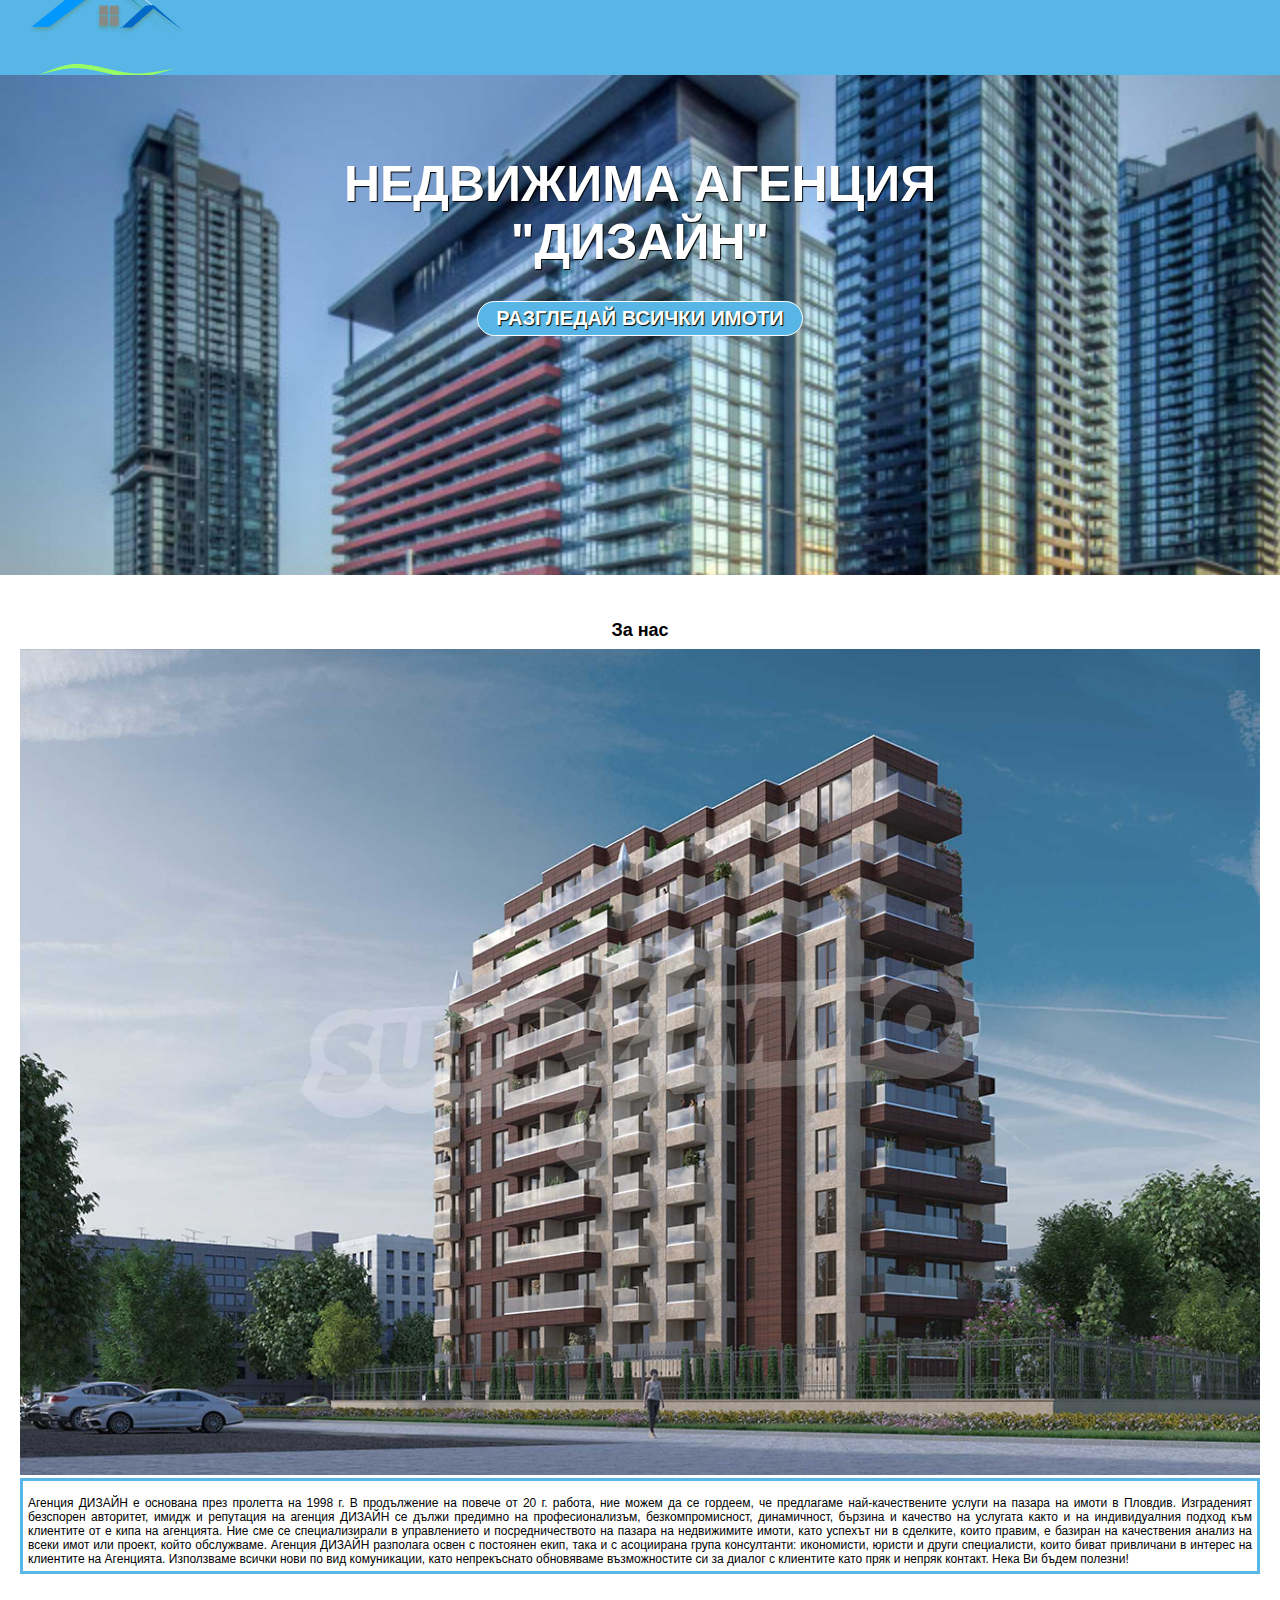
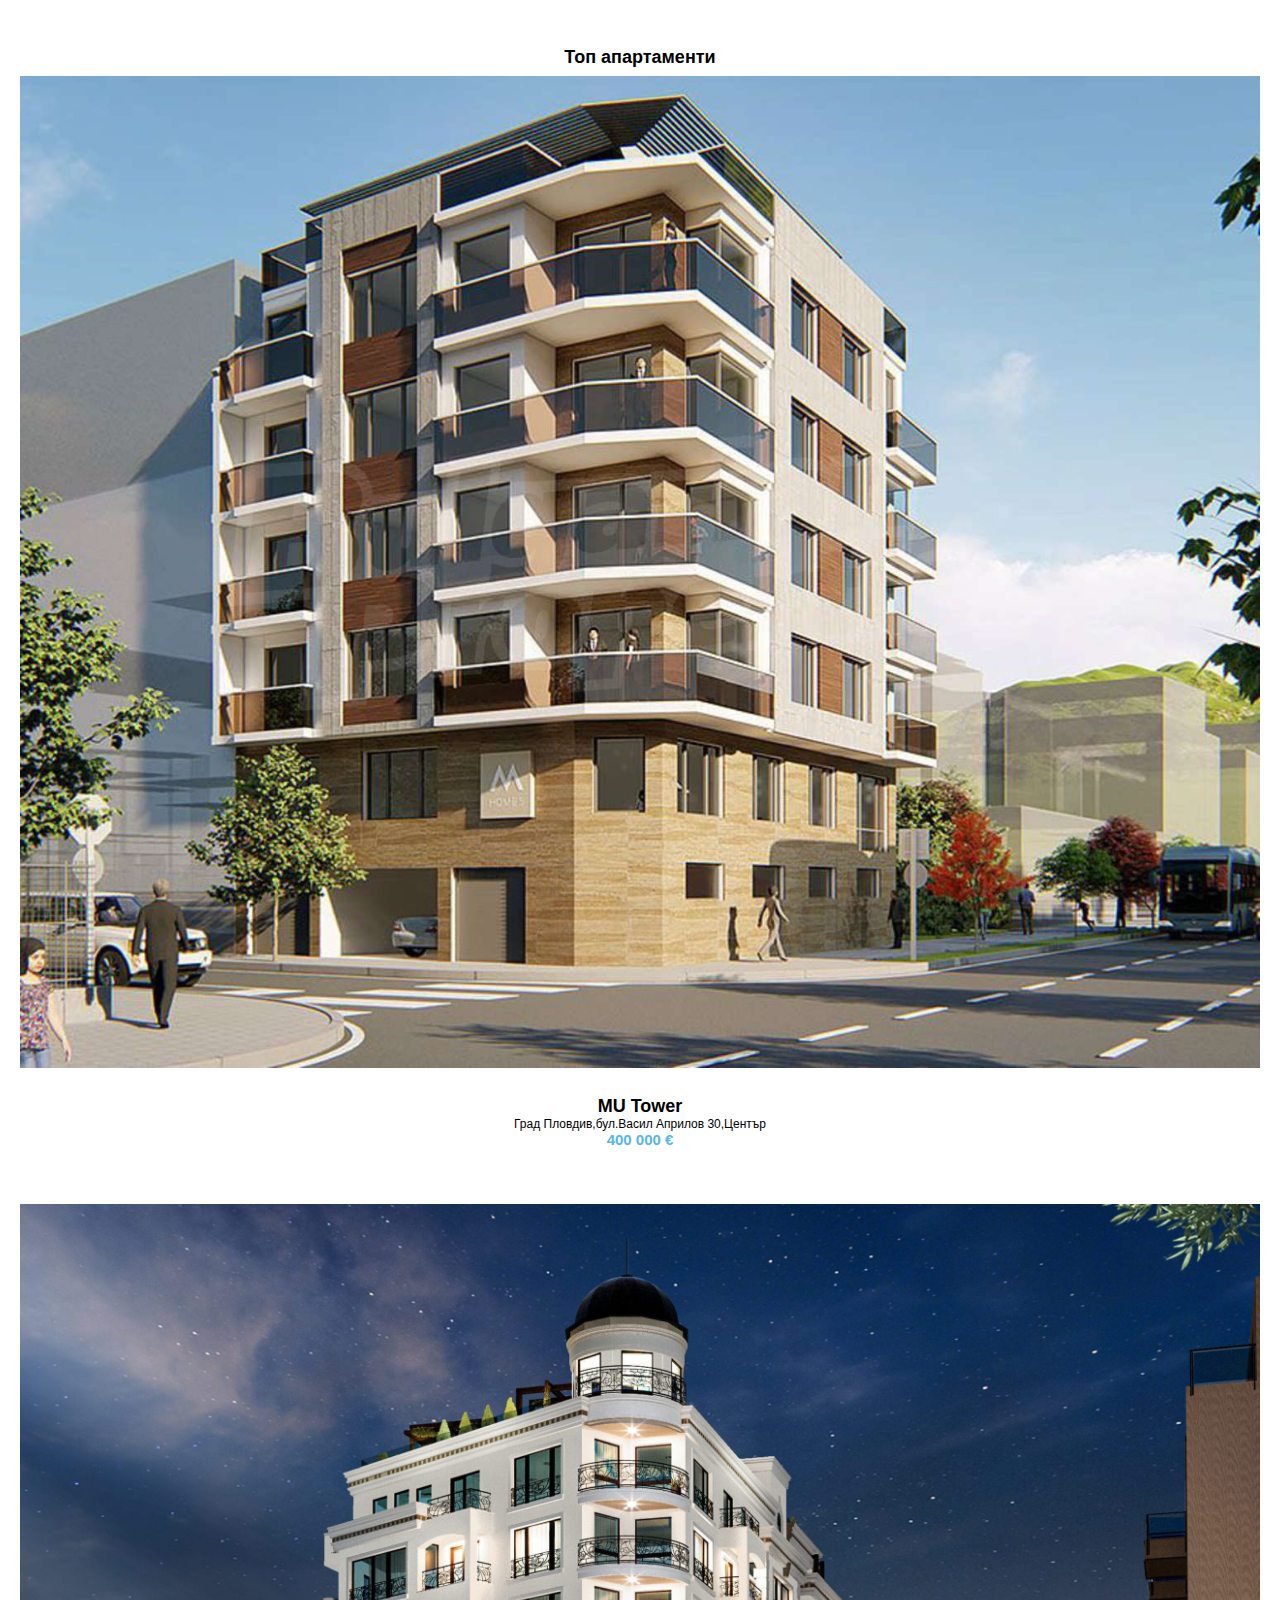
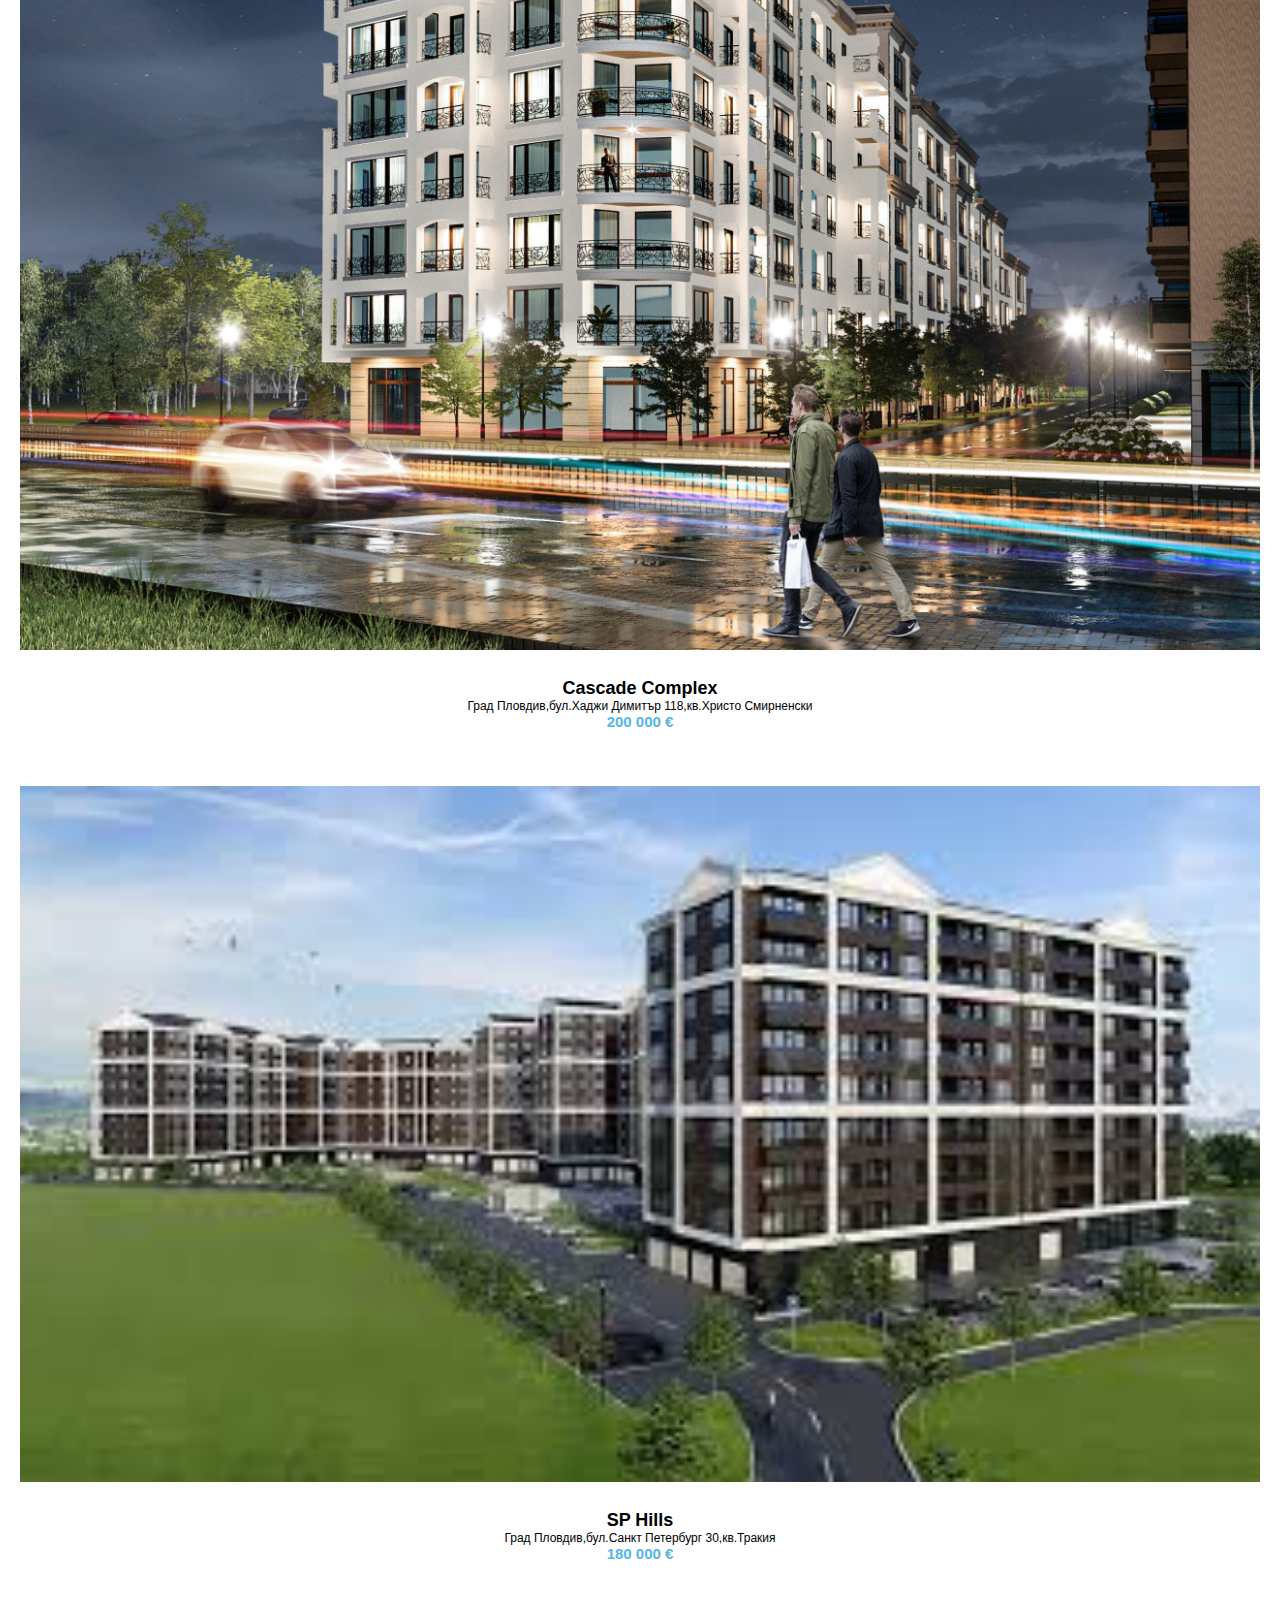
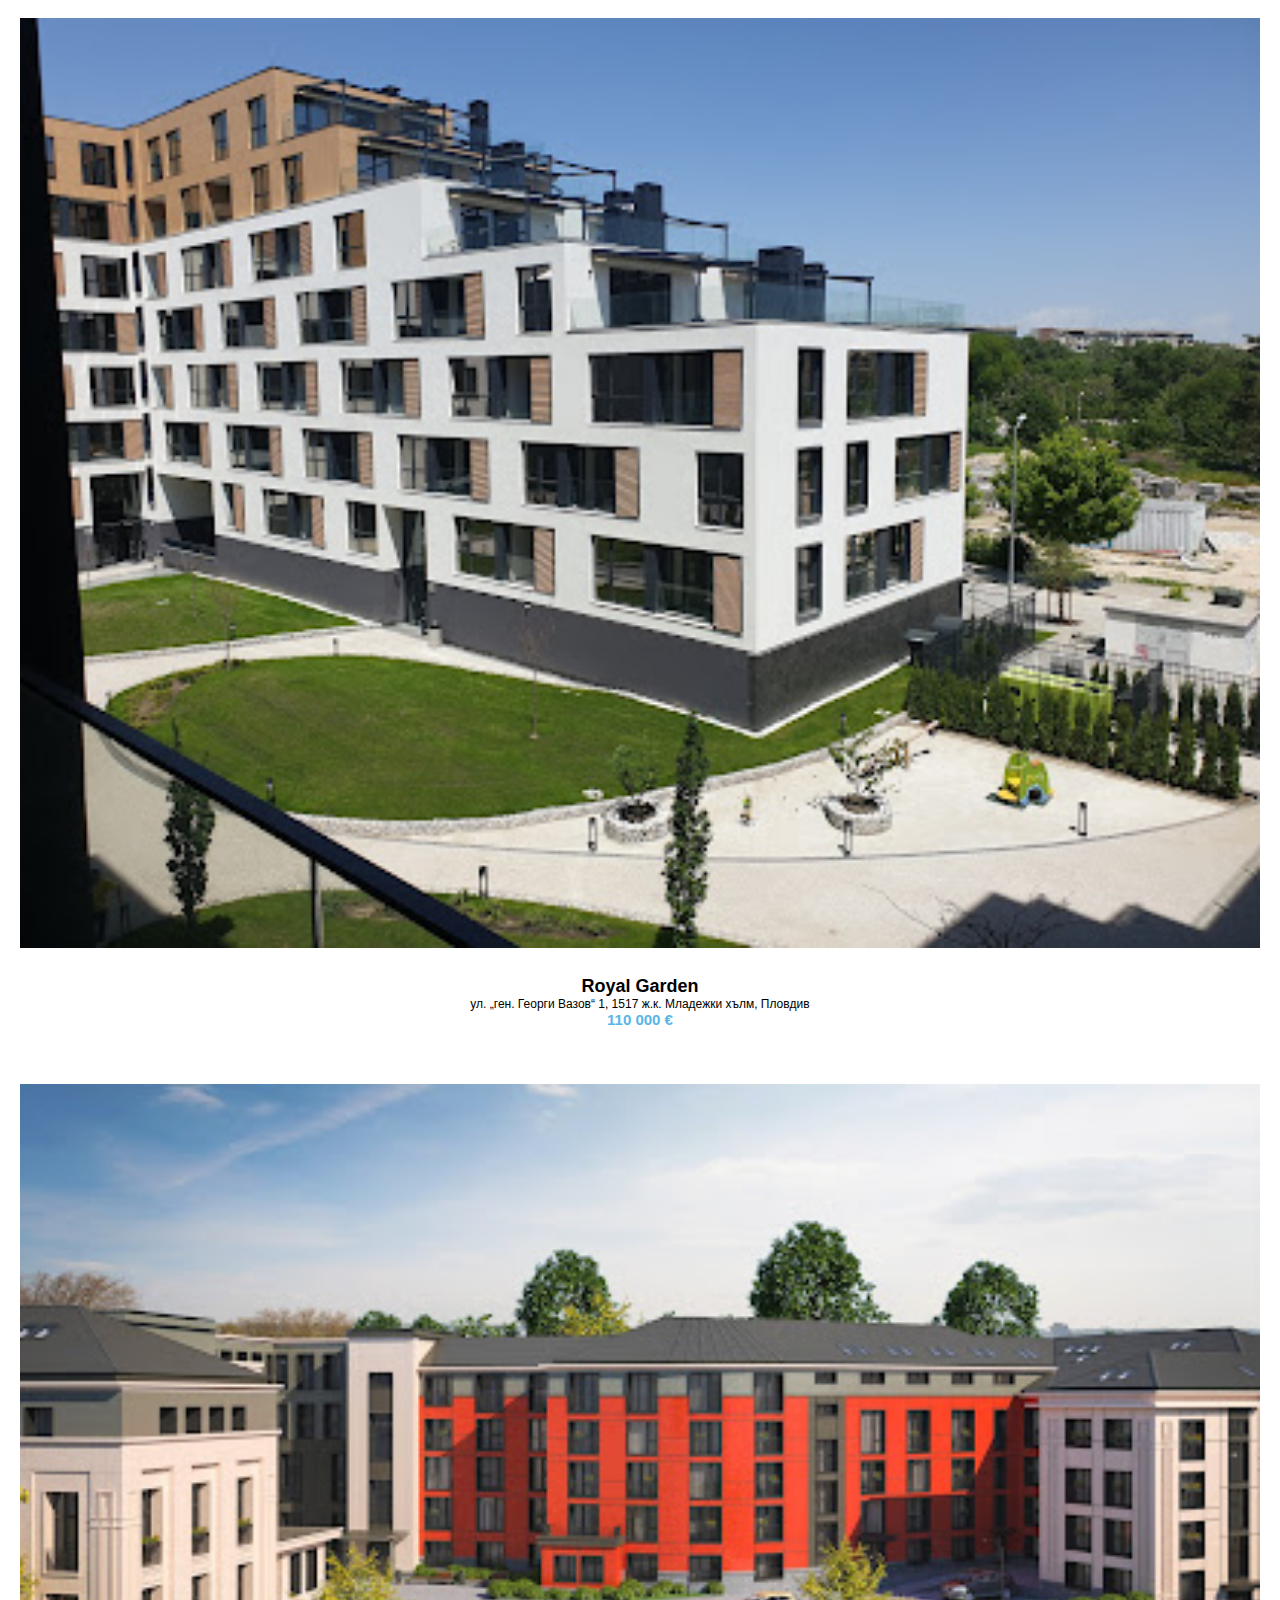
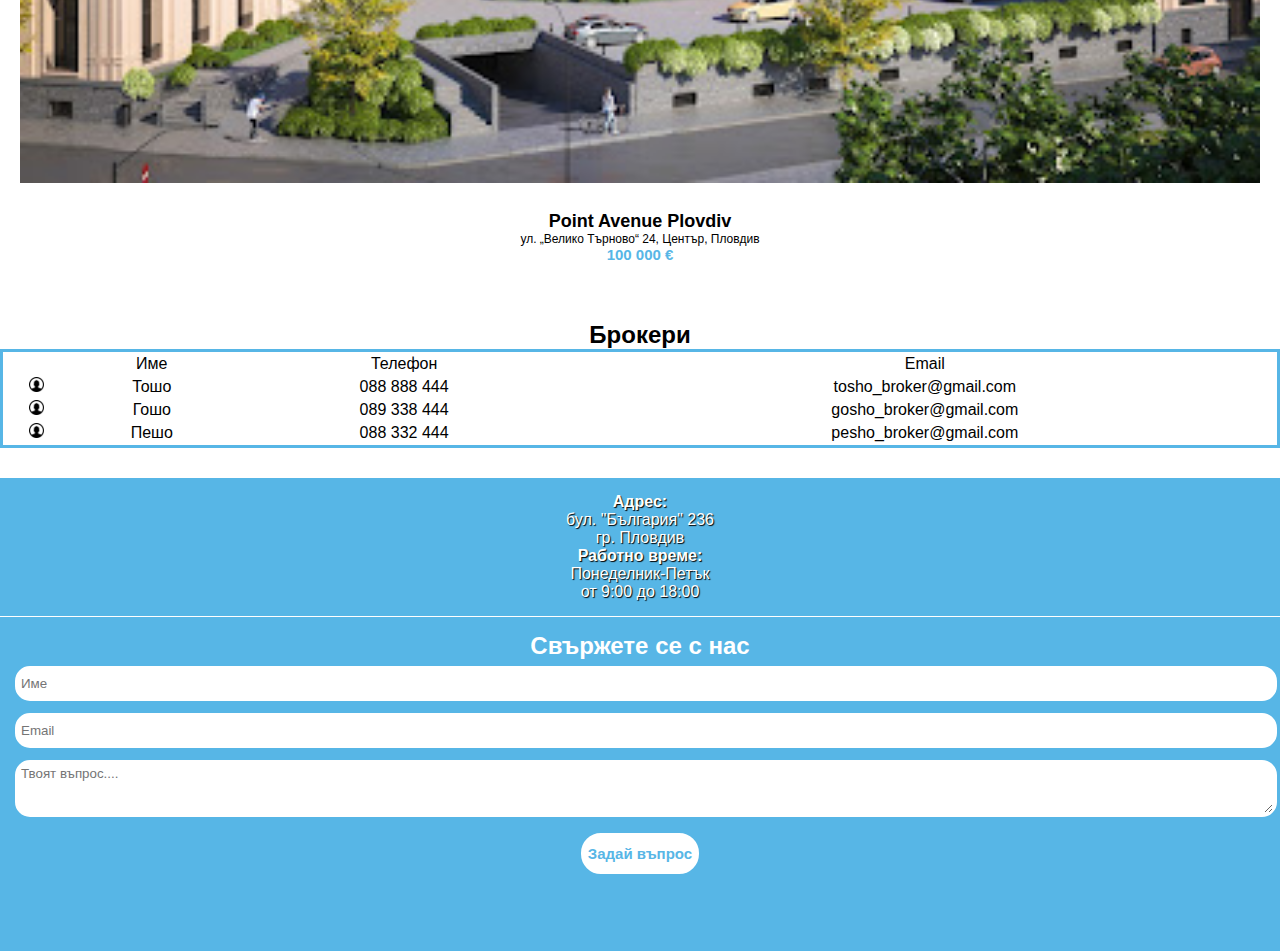
<file: hw9/hw9.html>
<!DOCTYPE html>
<html lang="bg">

<head>
    <meta charset="utf-8">
    <meta name="viewport" content="width=device-width, initial-scale=1.0">
    <title>Недвижима агенция "Дизайн"</title>
    <link rel="stylesheet" href="style/style.css">
    <link rel="stylesheet" href="https://cdnjs.cloudflare.com/ajax/libs/font-awesome/6.1.1/css/all.min.css"
        integrity="sha512-KfkfwYDsLkIlwQp6LFnl8zNdLGxu9YAA1QvwINks4PhcElQSvqcyVLLD9aMhXd13uQjoXtEKNosOWaZqXgel0g=="
        crossorigin="anonymous" referrerpolicy="no-referrer" />
   
</head>

<body>
    <div>
        
    </div>
    <div class="header">
        <div class="h-left">
            <div class="logo"></div>
        </div>
        <div class="h-right">
            <button onclick="toggle()">
                <i class="fa fa-bars"></i>
            </button>
        </div>
        <div class="nav" id="nav">
            <a href="">
                <span>Начало</span>
                <i class="fa-solid fa-caret-right"></i>
            </a>
            <a href="">
                <span>Имоти</span>
                <i class="fa-solid fa-caret-right"></i>
            </a>
            <a href="">
                <span>За нас</span>
                <i class="fa-solid fa-caret-right"></i>
            </a>
            <a href="">
                <span>Контакти</span>
                <i class="fa-solid fa-caret-right"></i>
            </a>
        </div>
    </div>

    <div class="top-section">
        <h1> Недвижима агенция <br>"дизайн"</h1>
        <button>Разгледай всички имоти</button>
    </div>
    <div class="best-offers-section">
        <h2>За нас</h2>
        <div class="best-offers-box">
            <img src="../hw9/images/header.jpg" alt="">
               <div class="text-au">
                <p>Агенция ДИЗАЙН е основана през пролетта на 1998 г.
                    В продължение на повече от 20 г. работа, ние можем да се гордеем,
                    че предлагаме най-качествените услуги на пазара на имоти в
                    Пловдив. Изграденият безспорен авторитет, имидж и репyтация
                    на aгенция ДИЗАЙН се дължи предимно на професионализъм,
                    безкомпромисност, динамичност, бързина и качество на 
                    услугата както и на индивидуалния подход към клиентите от е
                    кипа на агенцията. Ние сме се специализирали в управлението и 
                    посредничеството на пазара на недвижимите имоти, като успехът 
                    ни в сделките, 
                    които правим, е базиран на качествения анализ на всеки имот
                    или проект, който обслужваме.
                    Агенция ДИЗАЙН разполага освен с постоянен екип, така и с
                    асоциирана група консултанти: икономисти, юристи и други 
                    специалисти, които биват привличани в интерес на клиентите
                    на Агенцията.
                    Използваме всички нови по вид комуникации, като непрекъснато
                    обновяваме възможностите си за диалог с клиентите
                    като пряк и непряк контакт. Нека Ви бъдем полезни!
            </p>
               </div>
        </div>
    </div>
    </div>
    <div class="best-offers-section">
        <h2>Топ апартаменти</h2>
        <div class="best-offers-box">
            <img src="../hw9/images/medical uni.jpg" alt="">
            <h2>MU Tower</h2>
            <div class="adress">
                Град Пловдив,бул.Васил Априлов 30,Център
            </div>
            <div class="price">400 000 &euro;</div>
        </div>
    </div>
    <div class="best-offers-section">
        <div class="best-offers-box">
            <img src="../hw9/images/Cascade complex.jpg" alt="">
            <h2>Cascade Complex</h2>
            <div class="adress">
                Град Пловдив,бул.Хаджи Димитър 118,кв.Христо Смирненски 
            </div>
            <div class="price">200 000 &euro;</div>
        </div>
    </div>
    <div class="best-offers-section">
        <div class="best-offers-box">
            <img src="../hw9/images/trakia.jpg" alt="">
            <h2>SP Hills</h2>
            <div class="adress">
                Град Пловдив,бул.Санкт Петербург 30,кв.Тракия
            </div>
            <div class="price">180 000 &euro;</div>
        </div>
    </div>
    <div class="best-offers-section">
        <div class="best-offers-box">
            <img src="../hw9/images/20200512_135024.jpg" alt="">
            <h2>Royal Garden</h2>
            <div class="adress">
                ул. „ген. Георги Вазов“ 1, 1517 ж.к. Младежки хълм, Пловдив
            </div>
            <div class="price">110 000 &euro;</div>
        </div>
    </div>
    <div class="best-offers-section">
        <div class="best-offers-box">
            <img src="../hw9/images/10.jpg" alt="">
            <h2>Point Avenue Plovdiv</h2>
            <div class="adress">
                ул. „Велико Търново“ 24,  Център, Пловдив
            </div>
            <div class="price">100 000 &euro;</div>
        </div>
    </div>
    <div class="brokers">
        <h2>Брокери</h2>
         <table>
             <tr>
                <td>
                  
                </td>
                <td>
                    Име
                 </td>
                 <td>
                    Телефон
                 </td>
                 <td>
                     Email
                 </td>
             </tr>
             <tr>
                <td>  
                     <img src="../hw9/images/account.webp" alt="">
                </td>
                <td>Тошо</td>
                <td>088 888 444</td>
                <td>tosho_broker@gmail.com</td>
             </tr>
             <tr>
                <td>  
                     <img src="../hw9/images/account.webp" alt="">
                </td>
                <td>Гошо</td>
                <td>089 338 444</td>
                <td>gosho_broker@gmail.com</td>
             </tr>
             <tr>
                <td>  
                     <img src="../hw9/images/account.webp" alt="">
                </td>
                <td>Пешо</td>
                <td>088 332 444</td>
                <td>pesho_broker@gmail.com</td>
             </tr>
         </table>
    </div>

    <div class="contacts-section">
        <p class="bold">Адрес:</p>
        <p>бул. "България" 236</p>
        <p>гр. Пловдив</p>
        <p class="bold">Работно време:</p>
        <p>Понеделник-Петък</p>
        <p>от 9:00 до 18:00</p>
    </div>

    <div class="footer-icons">
       <div class="contact-form">
        <h2>Свържете се с нас</h2>
        <form>
                <input type="text" placeholder="Име">
                <input type="text" placeholder="Email">
                <textarea placeholder="Твоят въпрос...." rows="3"></textarea>
                <button>Задай въпрос</button>
        </form>
       </div>
        <a href="" target="_blank">
            <i class="fa-brands fa-facebook"></i>
        </a>
        <a href="" target="_blank">
            <i class="fa-brands fa-instagram"></i>
        </a>
        <a href="" target="_blank">
            <i class="fa-brands fa-twitter"></i>
        </a>
    </div>
    <script>
        function toggle() {
            var nav = document.getElementById('nav');
            if (nav.style.display == 'block') {
                nav.style.display = 'none';
            }
            else {
                nav.style.display = 'block';
            }
        }
    </script>
</body>

</html>
</file>
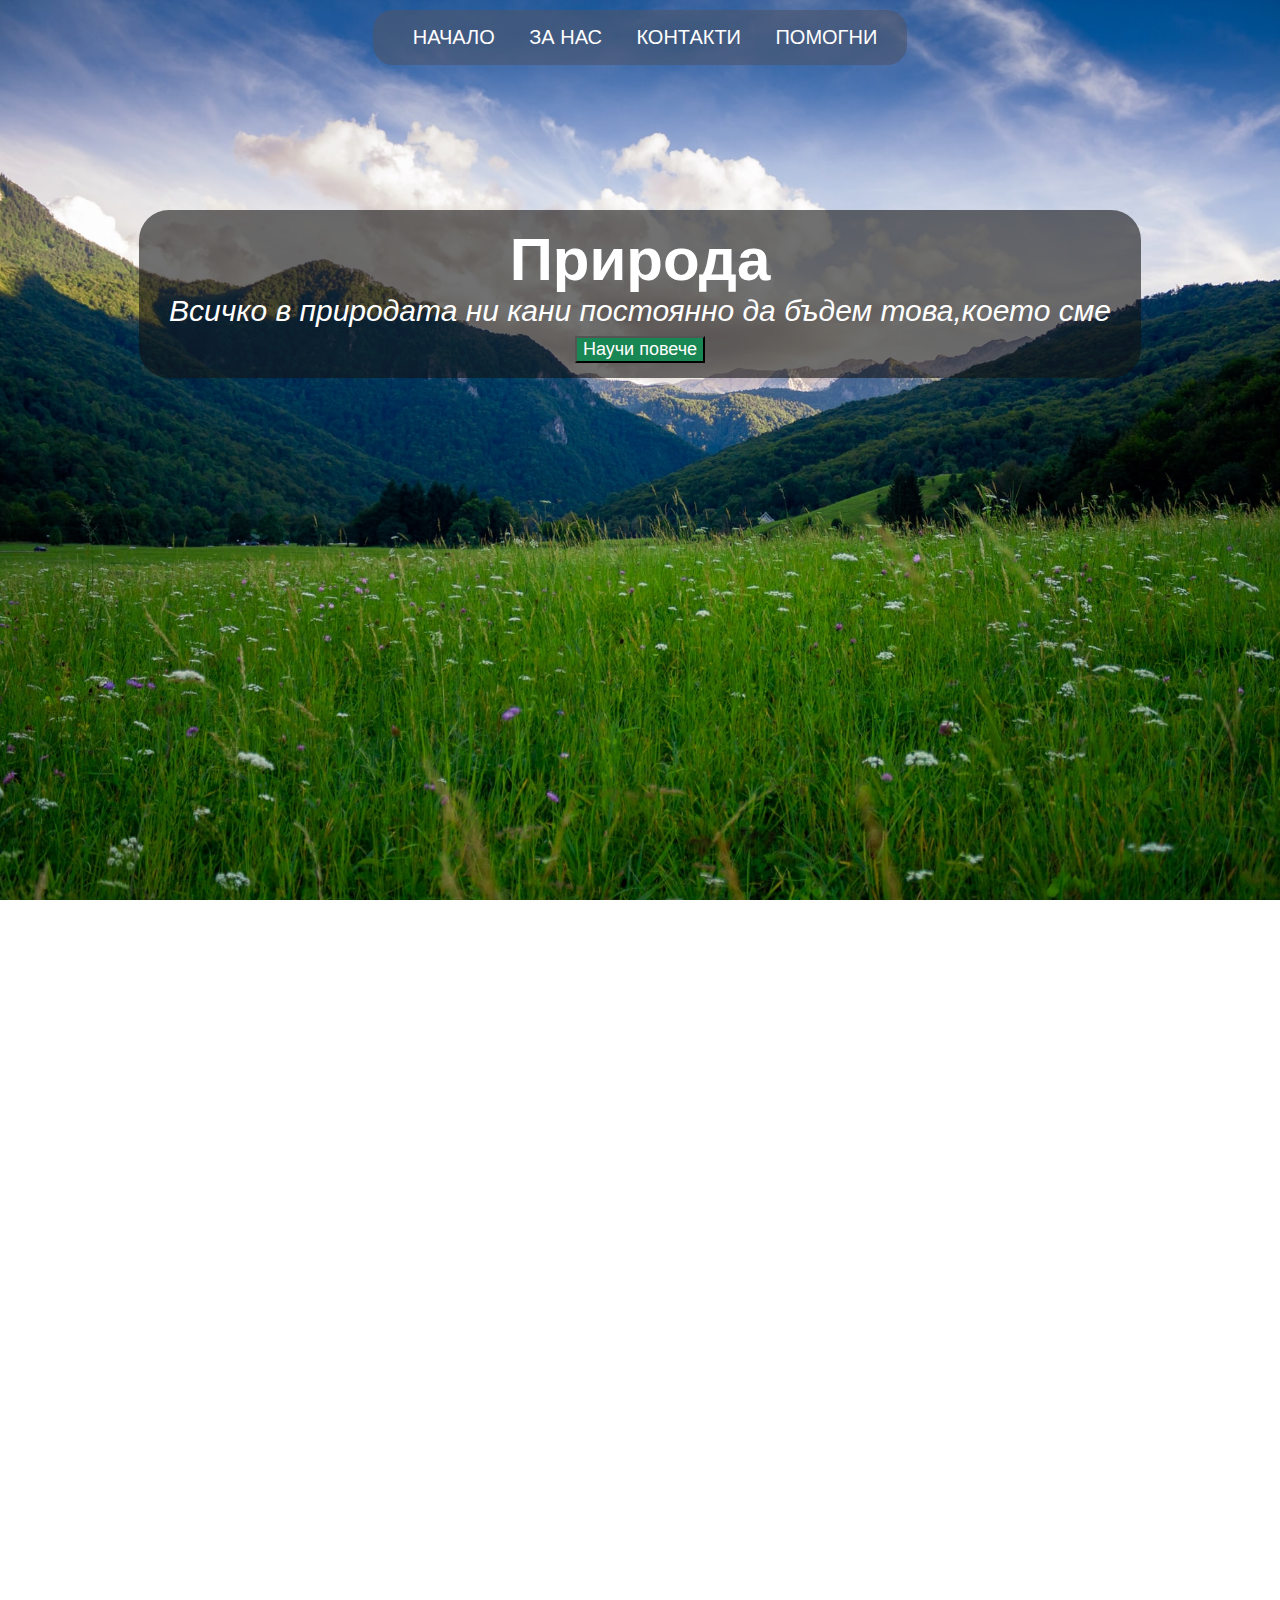
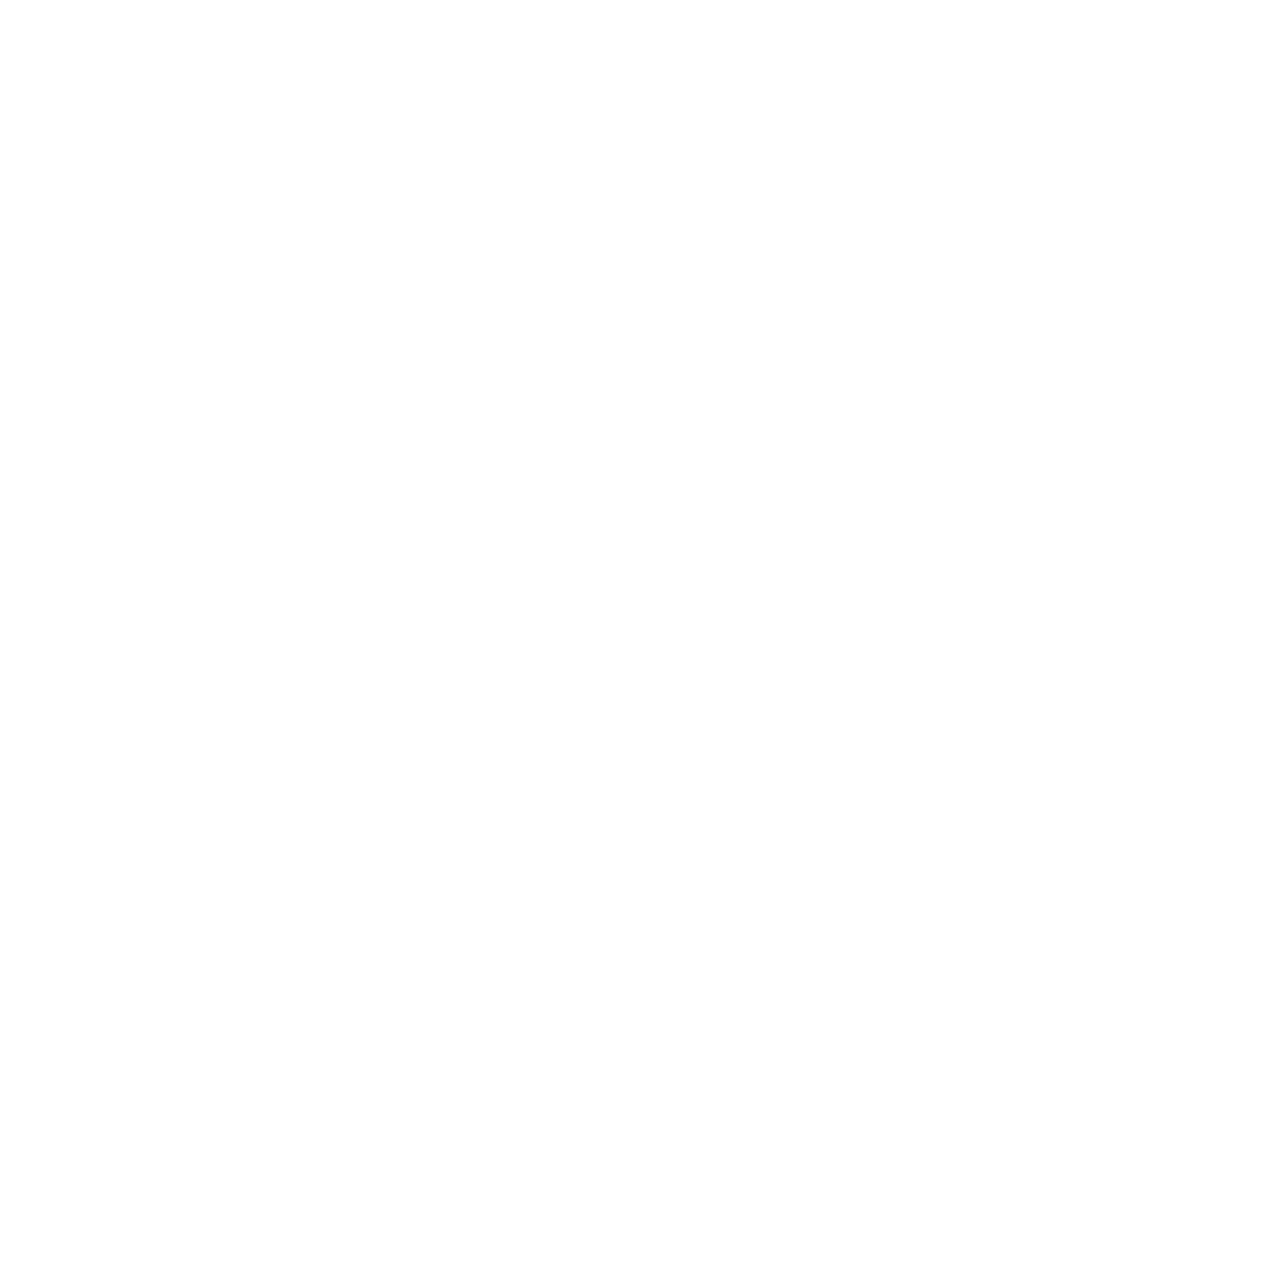
<file: vap-exam/ex1.html>
<!DOCTYPE html>
<html>
    <head>
        <title>Exam Task 1</title>
        <meta charset="utf-8">
        <link rel="stylesheet" href="style1.css">
        <link rel="stylesheet" href="https://cdnjs.cloudflare.com/ajax/libs/font-awesome/6.1.1/css/all.min.css" integrity="sha512-KfkfwYDsLkIlwQp6LFnl8zNdLGxu9YAA1QvwINks4PhcElQSvqcyVLLD9aMhXd13uQjoXtEKNosOWaZqXgel0g==" crossorigin="anonymous" referrerpolicy="no-referrer" />

    </head>
    <body>
        <div class="container">
            <div class="header-container">
                <div class="nav">
                  <div class="nav-in">
                    <ul>
                        <li>
                            <a href="">НАЧАЛО</a>
                        </li>
                        <li>
                            <a href="">ЗА НАС</a>
                        </li>
                        <li>
                            <a href="">КОНТАКТИ</a>
                        </li>
                        <li>
                            <a href="">ПОМОГНИ</a>
                        </li>
                    </ul>
                  </div>
                </div>
                <div class="header-contain-box">
                    <div class="header-con">
                        <h1>Природа</h1>
                        <span>Всичко в природата ни кани постоянно да бъдем това,което сме </span>
                        <br/>
                        <button>Научи повече</button>
                    </div>
                </div>
            </div>
            <div class="main-info">
                <div class="main-info-inner">
                    <h2>Природата може без човек, но той не може без природата</h2>
                    <span>Али Абширони</span> 
                    <br/>
                    <button>Още фрази</button>
                </div>
            </div>
            <div class="icon-section">
                <div class="icon-sc-inner">
                   <h5>Нашите цели</h5>
                   <h2>ДА ПОМОГНЕМ НА ПРИРОДАТА</h2>
                   <ul>
                    <li>
                        <a href="">
                            <i class="fa-brands fa-gratipay"></i>
                            <br/>
                            <span>ДЪРВЕТА</span>
                        </a>
                    </li>
                    <li>
                        <a href="">
                            <i class="fa-solid fa-pen"></i>
                            <br/>
                            <span>ПОСТАВЯНЕ НА ЦЕЛИ</span>
                        </a>
                    </li>
                    <li>
                        <a href="">
                            <i class="fa-solid fa-bolt"></i>
                            <br/>
                            <span>ПРИЮТ ЗА ЖИВОТНИ</span>
                        </a>
                    </li>
                    <li>
                        <a href="">
                            <i class="fa-solid fa-map"></i>
                            <br/>
                            <span>РАЗВИТИЕ</span>
                        </a>
                    </li>
                </ul>
            </div>
            <div class="container-image clear-fix">
                <div class="img-con-in">
                    <h2>Включи се и ти!</h2>
                    <button>Запиши се!</button>
                </div>
            </div>
            <div class="galery-container">
                <div class="inner-galery">
                    <h2>Последната ни дейност</h2>
                    <div class="box">
                        <div class="inner-box" >
                            <div class="inb">
                                <div>
                                    <img src="1.jpg" alt="">
                                    <div class="text">
                                        <a href="">
                                            <span>ЗАСАДИХМЕ 50 000 ДЪРВЕТА</span>
                                            <br/>
                                            С много усилия го направихме!
                                        </a>
                                    </div>
                                </div>
                            </div>
                        </div>
                    </div>
                    <div class="box">
                        <div class="inner-box" >
                            <div class="inb">
                                <img src="2.jpg" alt="">
                                <div class="text2">
                                    <a href="">
                                        <span>СЪБРАХМЕ 100 000 000 КАПАЧКИ</span>
                                        <br/>
                                        С много усилия го направихме!
                                    </a>
                                </div>
                            </div>
                        </div>
                    </div>
                    <div class="box">
                        <div class="inner-box" >
                            <div class="inb">
                                <img src="3.jpg" alt="">
                                <div class="text3">
                                    <a href="">
                                        <span>СПАСИХМЕ ЖИВОТНИ</span>
                                        <br/>
                                        С много усилия го направихме!
                                    </a>
                                </div>
                            </div>
                        </div>
                    </div>
                    <div class="box">
                        <div class="inner-box" >
                            <div class="inb">
                                <img src="4.jpg" alt="">
                                <div class="text4">
                                    <a href="">
                                        <span>ПОЧИСТИХМЕ ОКЕАНА</span>
                                        <br/>
                                        С много усилия го направихме!
                                    </a>
                                </div>
                            </div>
                        </div>
                    </div>
                </div>
            </div>
            <div class="main-last clear-fix">
                <div class="main-last-inner">
                    <h2>Невъзможно е да не помогнеш!</h2>
                    <button>Свържи се с нас!</button>
                    <button>Помогни!</button>
                </div>
            </div>
            <div class="footer">
                <div class="footer-inner">
                        <a href=""><i class="fa-brands fa-facebook"></i></a>
                        <a href=""> <i class="fa-brands fa-youtube"></i></a>
                        <a href=""><i class="fa-brands fa-instagram-square"></i></a>
                      
                        
                </div>
                <br/>
             
            </div>
        </div>
    </body>
</html>
</file>
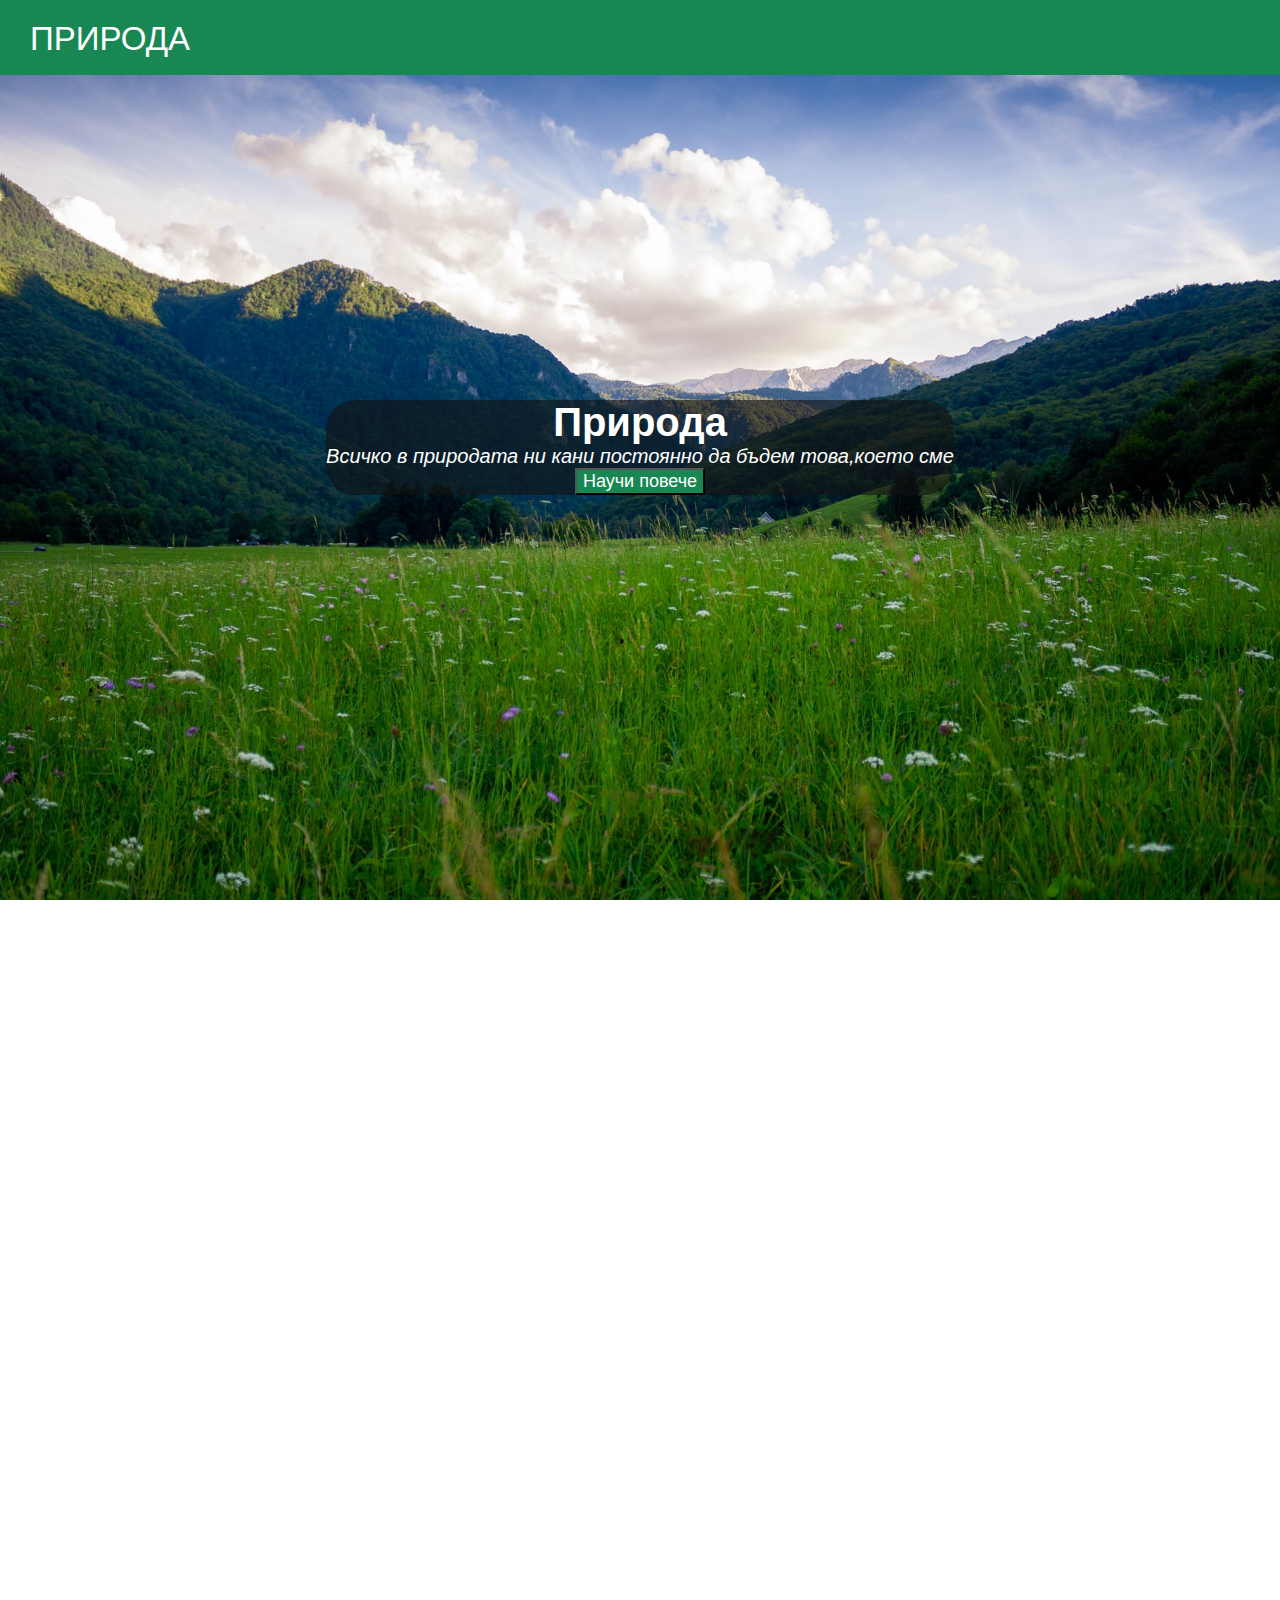
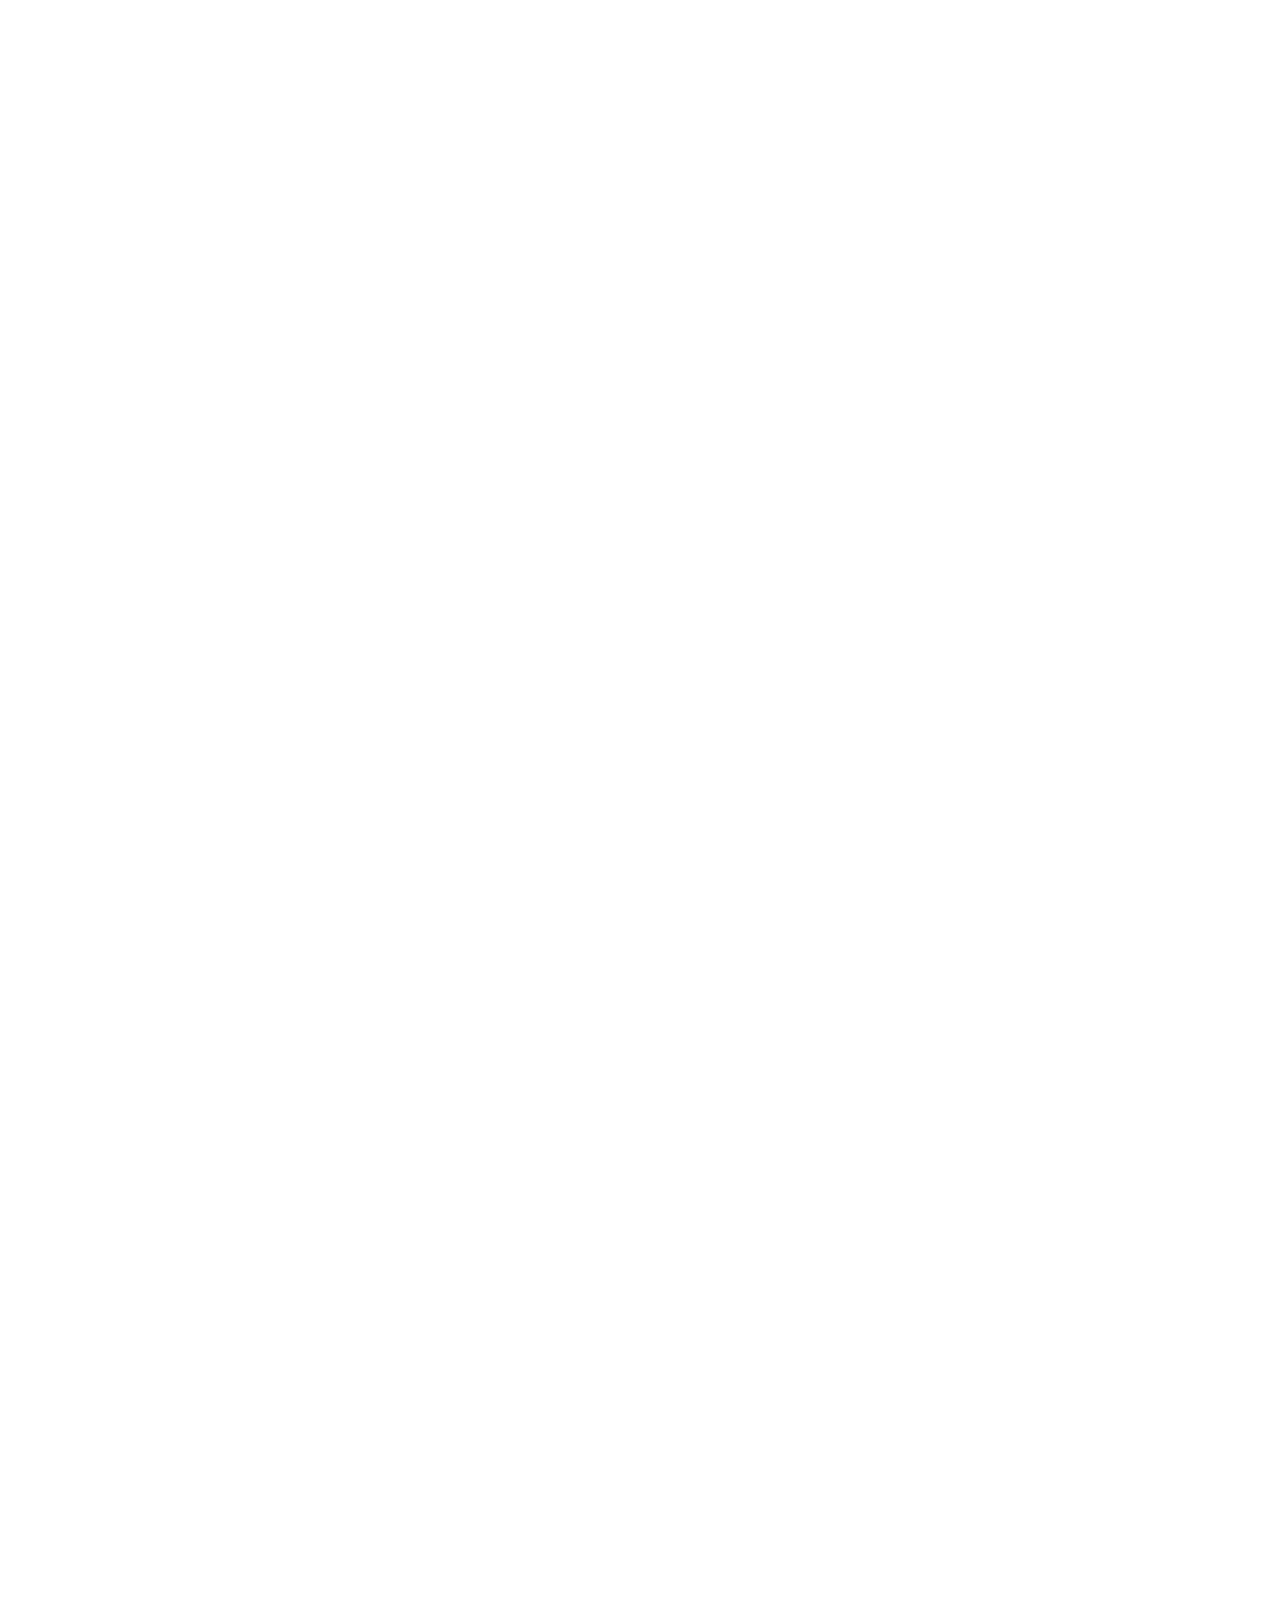
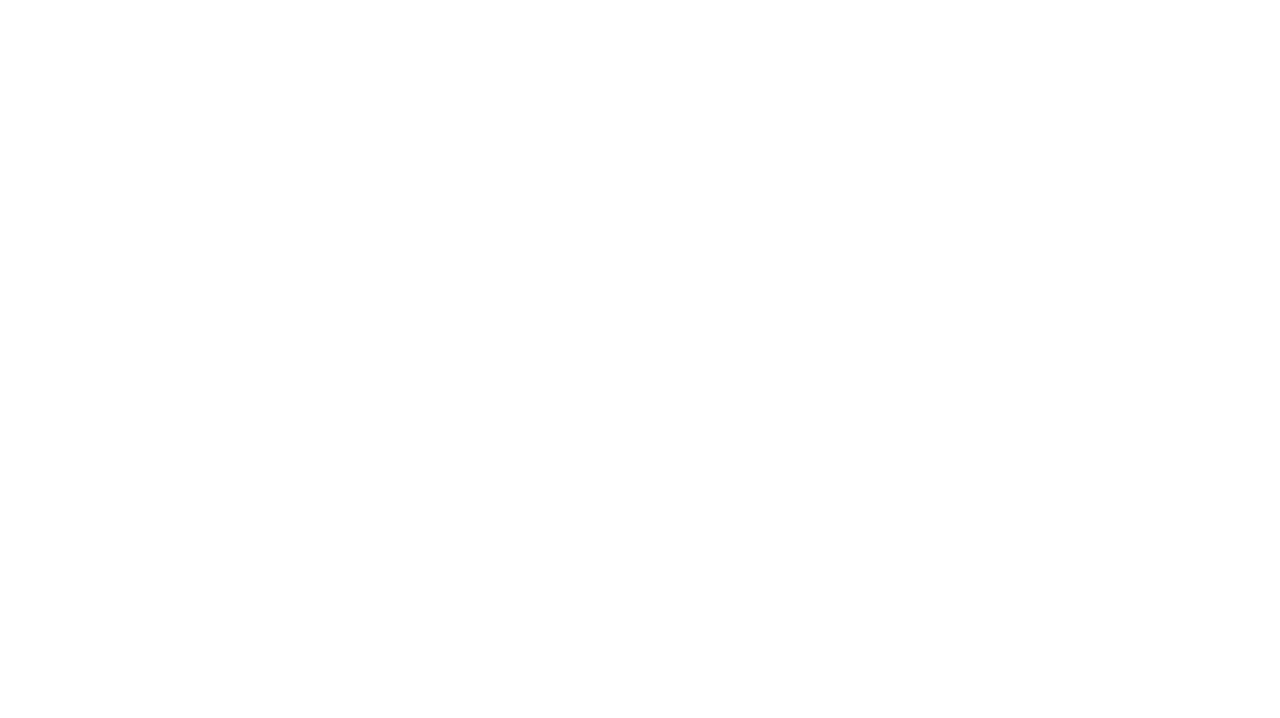
<file: vap-exam/ex2.html>
<!DOCTYPE html>
<html>
    <head>
        <title>Task Exam 2</title>
        <meta charset="utf-8">
        <link rel="stylesheet" href="style2.css">
        <meta name="viewport" content="width=device-width, initial-scale=1.0">
        <link rel="stylesheet" href="https://cdnjs.cloudflare.com/ajax/libs/font-awesome/6.1.1/css/all.min.css" integrity="sha512-KfkfwYDsLkIlwQp6LFnl8zNdLGxu9YAA1QvwINks4PhcElQSvqcyVLLD9aMhXd13uQjoXtEKNosOWaZqXgel0g==" crossorigin="anonymous" referrerpolicy="no-referrer" />
    </head>
    <body>
       <div class="container">
            <div class="header-container">
                <div class="header">
                    <div class="h-left">
                        <div class="logo">
                            <span>ПРИРОДА</span>
                        </div>
                    </div>
                    <div class="h-right">
                        <button onclick="toggle()">
                            <i class="fa fa-bars"></i>
                        </button>
                    </div>
                    <div class="nav" id="nav">
                        <a href="">
                            <span>Начало</span>
                            <i class="fa-solid fa-caret-right"></i>
                        </a>
                        <a href="">
                            <span>ЗА нас</span>
                            <i class="fa-solid fa-caret-right"></i>
                        </a>
                        <a href="">
                            <span>КОНТАКТИ</span>
                            <i class="fa-solid fa-caret-right"></i>
                        </a>
                        <a href="">
                            <span>Помогни</span>
                            <i class="fa-solid fa-caret-right"></i>
                        </a>
                    </div>
                </div>

                <div class="header-contain-box">
                        <div class="header-con">
                            <h1>Природа</h1>
                            <span>Всичко в природата ни кани постоянно да бъдем това,което сме </span>
                            <br/>
                            <button>Научи повече</button>
                        </div>
                    </div>
                </div>
                <div class="main-info">
                    <div class="main-info-inner">
                        <h2>Природата може без човек, но той не може без природата</h2>
                        <span>Али Абширони</span> 
                        <br/>
                        <button>Още фрази</button>
                    </div>
                </div>
                <div class="icon-section">
                    <div class="icon-sc-inner">
                       <h5>Нашите цели</h5>
                       <h2>ДА ПОМОГНЕМ НА ПРИРОДАТА</h2>
                       <ul>
                        <li>
                            <a href="">
                                <i class="fa-brands fa-gratipay"></i>
                                <br/>
                                <span>ДЪРВЕТА</span>
                            </a>
                        </li>
                        <li>
                            <a href="">
                                <i class="fa-solid fa-pen"></i>
                                <br/>
                                <span>ПОСТАВЯНЕ НА ЦЕЛИ</span>
                            </a>
                        </li>
                        <li>
                            <a href="">
                                <i class="fa-solid fa-bolt"></i>
                                <br/>
                                <span>ПРИЮТ ЗА ЖИВОТНИ</span>
                            </a>
                        </li>
                        <li>
                            <a href="">
                                <i class="fa-solid fa-map"></i>
                                <br/>
                                <span>РАЗВИТИЕ</span>
                            </a>
                        </li>
                    </ul>
                </div>
                <div class="container-image clear-fix">
                    <div class="img-con-in">
                        <h2>Включи се и ти!</h2>
                        <button>Запиши се!</button>
                    </div>
                </div>
                <div class="galery-container">
                    <div class="inner-galery">
                        <h2>Последната ни дейност</h2>
                        <div class="box">
                            <div class="inner-box" >
                                <div class="inb">
                                    <div>
                                        <img src="1.jpg" alt="">
                                        <div class="text">
                                            <a href="">
                                                <span>ЗАСАДИХМЕ 50 000 ДЪРВЕТА</span>
                                                <br/>
                                                С много усилия го направихме!
                                            </a>
                                        </div>
                                    </div>
                                </div>
                            </div>
                        </div>
                        <div class="box">
                            <div class="inner-box" >
                                <div class="inb">
                                    <img src="2.jpg" alt="">
                                    <div class="text2">
                                        <a href="">
                                            <span>СЪБРАХМЕ 100 000 000 КАПАЧКИ</span>
                                            <br/>
                                            С много усилия го направихме!
                                        </a>
                                    </div>
                                </div>
                            </div>
                        </div>
                        <div class="box">
                            <div class="inner-box" >
                                <div class="inb">
                                    <img src="3.jpg" alt="">
                                    <div class="text3">
                                        <a href="">
                                            <span>СПАСИХМЕ ЖИВОТНИ</span>
                                            <br/>
                                            С много усилия го направихме!
                                        </a>
                                    </div>
                                </div>
                            </div>
                        </div>
                        <div class="box">
                            <div class="inner-box" >
                                <div class="inb">
                                    <img src="4.jpg" alt="">
                                    <div class="text4">
                                        <a href="">
                                            <span>ПОЧИСТИХМЕ ОКЕАНА</span>
                                            <br/>
                                            С много усилия го направихме!
                                        </a>
                                    </div>
                                </div>
                            </div>
                        </div>
                    </div>
              
                </div>
                <div class="main-last clear-fix">
                    <div class="main-last-inner">
                        <h2>Невъзможно е да не помогнеш!</h2>
                        <button>Свържи се с нас!</button>
                        <button>Помогни!</button>
                    </div>
                </div>
                <div class="footer">
                    <div class="footer-inner">
                            <a href=""><i class="fa-brands fa-facebook"></i></a>
                            <a href=""> <i class="fa-brands fa-youtube"></i></a>
                            <a href=""><i class="fa-brands fa-instagram-square"></i></a>
                          
                            
                    </div>
                    <br/>
                   
                </div>
            </div>
        </div>
        
    


       <script>
        function toggle() {
            var nav = document.getElementById('nav');
            if(nav.style.display == 'block')
            {
                nav.style.display = 'none';
            }
            else
            {
                nav.style.display = 'block';
            }
        }
    </script>
    </body>
</html>
</file>
<file: style.css>
*{
    margin: 0;
    padding: 0;
    font-family: Arial, Helvetica, sans-serif;
}
a{
    text-decoration: none;
}
.container{
    display: grid;
    grid-template-columns: repeat(20,1fr);
    grid-auto-rows:2rem;
    gap: 1rem;
}
.nav{
    grid-column: 1/21;
    grid-row: 1;
}
.nav ul{
    display: flex;
    justify-content: flex-end;
    flex-direction: row;
    list-style-type: none;
}
.nav ul li{
   margin: 1rem;
}
.nav ul li a {
    color: black;
    font-size: 1.5rem;
}
h5 {
    color: silver;
}
.box1{

    grid-row: 2/3;
    grid-column: 2/5;
}
.box2{
    grid-row:5/18;
    grid-column: 2/8;
}
.img{
    width: 100%;
    height: 94%;
}
.img img{
    width: 100%;
    height: 100%;
}
span{
    font-weight: 800;
}
.box3{
    grid-row:18/27;
    grid-column:7/14 ;
}
.box4{
    grid-row: 27/35;
    grid-column: 13/20;
}
.right{
    text-align: right;
}
.box5{
    grid-row: 35/41;
    grid-column: 7/14;
}
.box6{
    grid-row: 41/49;
    grid-column: 2/11;
}
.box7{
    grid-row: 49/55;
    grid-column: 7/15;
}
.box8{
    grid-row: 55/70;
    grid-column: 11/20;
}
.box9{
    grid-row: 70/78;
    grid-column: 7/14;
}
.box10{
    grid-row: 78/84;
    grid-column: 4/10;
}
.box11{
    grid-row: 84/89;
    grid-column: 7/14;
}
.box12{
    grid-row: 89/98;
    grid-column: 9/20;
}
.box13{
    grid-row: 98/103;
    grid-column: 7/14;
}
.box14{
    grid-row: 103/112;
    grid-column: 2/11;
}
.footer{
    grid-row: 112/114;
    grid-column: 1/21;
}
.footer ul{
    display: flex;
    flex-direction: row;
    list-style-type: none;
    margin: 0 auto;
    justify-content: center;
}
.footer ul li{
   margin: 1rem;
}
.footer ul li a {
    color: black;
    font-size: 1.5rem;
}
.hr{
    color: silver;
}
</file>
<file: styles/style.css>
@import url('https://fonts.googleapis.com/css2?family=Anton&family=Dancing+Script&family=Kanit:wght@200&family=Poppins:ital,wght@0,400;1,100;1,200&family=Teko:wght@500&display=swap');
*{
    font-family: 'Coming Soon', cursive;
    font-size: 20px;
}
body{
    padding: 0;
    margin: 0;
    overflow-x: hidden ;
}
:root{
    --section-padding:15px;
    --bc:linear-gradient(90deg,#ffff05 1%,#0eeaab 45%,#057ccc 100%);
}
a{
    text-decoration: none;
}
ul{
    padding: 0;
    margin: 0;
}
.section-padding{
    padding: var(--section-padding);
}
/*MENU*/
.menu{
    display: flex;
    flex-direction: row;
    width: 100%;
    background:var(--bc)
}
.nav{
    display: flex;
    justify-content: baseline;
    width: 50%;
}
.menu ul{
    display: flex;
    flex-direction: row;
    align-items: center;
}
.menu ul li{
    list-style: none;
    margin-left: 20px;
}
.logo{
    display: flex;
    width: 10%;
    justify-content:flex-start;
}

.logo img{
  width: 100%;
 height: 50px;
}
.menu .menu-item a{
    color:#fff;
    font-weight: 700;
    font-size: 1.2rem;
}
.bars{
    width: 40%;
    display: flex;
    flex-direction: row;
    justify-content:flex-end;
    color: white;
}
button{
    border: unset;
    margin-right:3px;
    border-radius: 5px;
    padding: 10px;
    font-size: 18px;
}
/*BIC PIC SEC*/
.top-section{
    
    padding-bottom: 30px;
    border-top:1px solid rgba(222, 222, 222, 0.4) ;
    background-color: purple;
}
.top-section h1{
    color: #fff;
    font-size: 50px;
}
.top-section p{
    color: white;
}
.top-section button,.about-section button{
    border: unset;
    border-radius: 10px;
    padding: 8px 10px;
    font-size: 18px;
}
/*THREE PICS*/
.product-section{
    flex-direction: row;
    flex-wrap: wrap;
    justify-content: space-evenly;
}
.product-section .box{
    width:30%;
}
.product-section{
    display: flex;
    flex-direction: row;
}
.box{
   min-height: 300px;
   width: 100%;
   box-sizing: border-box;
   margin-top: 25px;
   padding: 25px;
   text-align: left;
}
/*ONE PIC PARAGRAPH */
.about-section{
    display: flex;
    flex-direction: row;
}
.about-section{
    padding-bottom: 30px;
}
.about-section h1{
    color: #fff;
    font-size: 50px;
}
.about-section .image-section img {
    width: 50%;
}
/*ONE PIC PARAGRAPH REVERSE*/
.aboutRev-section{
    display: flex;
    flex-direction: row-reverse;
}
.aboutRev-section{
    padding-bottom: 30px;
}
.aboutRev-section h1{
    color: #fff;
    font-size: 50px;
}
.aboutRev-section .imageRev-section img {
    width: 50%;
    float: right;
}
</file>
<file: hw5/style.css>
body,
html {
    margin: 0;
    height: 100%;
    font-family: sans-serif;
}

.header-container {
    min-height: 100%;
    background: url('images/image.jpg');
    background-size: cover;
}

.header-container-inner {
    width: 100%;
}

.header-inner-left-in {
    width: 20%;
    float: left;
}

.header-inner-right {
    width: 80%;
    float: right;
    position: top;
    top: 90%;
}

.nav {
    float: right;
    display: inline;
}

li {
    display: inline;
    float: left;
    font-weight: 100;
}

a {
    color: rgb(233, 233, 232);
    text-decoration-line: none;
    padding: 0px 20px 0px 20px;
    text-align: center;
    font-size: 15px;
}

a:hover {
    color: #58E970;
}

.pad-15 {
    padding-top: 15px;
}

.logo {
    color: #58E970;
    padding: 0 25px;
    text-align: center;
    display: inline;
    font-size: 32px;
    height: 10px;
    font-weight: 100;
}

.p-head {
    width: 62%;
    padding-top: 12%;
    float: right;
    padding-bottom: 0%;
}

.relax-p {
    color: white;
    font-size: 40px;
    font-weight: 600;
}

.bestOfferts {
    width: 93%;
    padding-top: 0%;
    float: right;
}

.styleBestOf {
    color: #58E970;
    font-size: 28px;
    font-weight: 700;
}

.a-hrefWithBorder {
    width: 87%;
    padding-top: 0%;
    float: right;
}

.borderA {
    border-style: solid;
    padding: 10px;
    color: #58E970;

}

.borderA:hover {
    color: white;
}

.icons-and-heading {
    width: 63%;
    padding-left: 300px;
}

.heading {
    text-align: center;
    padding-bottom: 350px;
}

.whyUs {
    font-size: 25px;
}

.reason {
    color: #58E970;
    font-size: 15px;
}

.icons {
    width: 28%;
    float: left;
    border-style:groove;
    box-shadow: 1px;
    padding: 10px;
}

.image {
    width: 50%;
    height: 10%;
}

.div-read {

    width: 75%;
    padding: 60px 90px;
    float: left;
}

.read {
    border-style: solid;
    color: #58E970;
    padding: 15px;
}

.secondFullBackgr {
    min-height: 55%;
    background: url('images/boat.jpg');
    background-size: cover;
}

.inside {
    width: 100%;
    color: white;
    float: left;
    padding-top: 160px;
    text-align: center;
}

.readmore2 {
    padding: 10px;
    color: #58E970;
    border-style: solid;
    color: #58E970;

}

.divahref2 {
    padding-top: 25px;
}

.contact-container {
    width: 85%;
    float:right;
    padding: 50px 0px;
    padding-right: 50px;
}

.heading-contact {
    text-align: center;
    width: 89%;
}

.table-form {
    width: 60%;
    text-align: center;
    float: right;
    background-color: grey;
    border-style: solid;
    border-color: #58E970;
    border-radius: 10px;
}

.tablica {
    width: 99%;
    border-radius: 10px;
}

input {
    border-style: solid;
    border-color: #58E970;
    width: 100%;
    border-radius: 10px;
    padding-top: 10px;
    background-color: grey;
}

.textarea {
    border-style: solid;
    border-color: #58E970;
    border-right-width: 100%;
    border-radius: 10px;
    padding-top: 10px;
    background-color: grey;
    color: white;
}

table {
    width: 100%;
}

textarea {
    width: 100%;
    background-color: grey;
    border-style: solid;
    border-color: #58E970;
    border-radius: 10px;
}
.outside-form{
    width: 64%;
    float: left;
}
button{
    background-color:#58E970;
    border-radius: 15px;
    font-size: 16px;
    color: white;
    padding:6px 40px;
}
::placeholder{
    color: white;
    font-weight: 400;
}
.footer-container{
    width: 100%;
    height: 266px;
    background-color: #333333;
}
.clear{
    clear: both;
}
.footerH{
    text-align: center;
    color: #58E970;
    padding-top: 50px;
}
.footerP{
    text-align: center;
    color: white;
    font-size: 30px;
    font-weight: 700;
}
.mails-footer{
    width: 60%;
    float: right;
}
.button-Footer{
    width: 55%;
    padding: 10px 0px;
    float: right;
}
</file>
<file: hw9/style/style.css>
html,
body {
    padding: 0;
    margin: 0;
    font-family: Arial, Helvetica, sans-serif;
}

h1,h2,h3,h4,h5,h6 {
    padding: 0;
    margin: 0;
}

p {
    padding: 0;
    margin: 0;
}
.header {
    height: 75px;
    width: 100%;
    background: #57b6e6;
    position: fixed;
    top: 0;
}

.h-left {
    width: 50%;
    float: left;
    height: 100%;
}

.logo {
    width: 30%;
    padding-left: 30px;
    height: 100%;
    background: url('../images/kisspng-housing-garden-house-affleck-road-patio-lake-house-cliparts-5aab45b90c1256.8939297415211739450495.png');
    background-size: cover;
    background-position: center center;
}

.h-right {
    width: 50%;
    float: right;
    height: 100%;
    text-align: right;
}

.h-right button {
    font-size: 40px;
    border: unset;
    background: unset;
    margin-top: 14px;
    color: white;
    margin-right: 12px;
}
.nav {
    width: 100%;
    position: absolute;
    top: 75px;
    display: none;
}

.nav a {
    display: block;
    background-color: #57b6e6;
    text-decoration: none;
    color: white;
    font-size: 20px;
    padding: 12px;
    text-transform: uppercase;
    border-bottom: 1px solid white;
}

.nav a i {
    float: right;
}

.top-section {
    background: url('../images/neo-cityplace-4k-spadina-ave-normal-2.jpg');
    min-height: 500px;
    background-size: cover;
    background-position: center center;
    text-align: center;
    padding: 50px;
    box-sizing: border-box;
    margin-top: 75px;
}

.top-section h1 {
    text-transform: uppercase;
    color: white;
    text-shadow: 1px 1px 1px black;
    font-size: 50px;
    margin-top: 30px;
}

.top-section button {
    background-color: #57b6e6;
    border: 1px solid white;
    font-size: 20px;
    text-transform: uppercase;
    padding: 5px 18px;
    color: white;
    margin-top: 30px;
    text-shadow: 1px 1px 1px black;
}
.best-offers-section {
    padding: 20px;
}

.best-offers-section h2 {
    text-align: center;
    font-size: 18px;
    margin-top: 25px;
}
.best-offers-box p{
    text-align: justify;
    padding-top: 10px;
}
.best-offers-box {
    text-align: center;
    margin-top: 25px;
    
}
.text-au{
    border: #57b6e6;
    border-style: solid;
    padding: 5px;
}
.best-offers-box img {
    width: 100%;
}

.best-offers-box h5 {
    margin-top: 8px;
}
.best-offers-box {
    font-size: 12px;
    margin: 8px auto;
}

.best-offers-box .price {
    color: #57b6e6;
    font-weight: bold;
    font-size: 15px;
}
.contacts-section {
    background: #57b6e6;
    text-align: center;
    padding: 15px;
    color: white;
    text-shadow: 1px 1px 1px black;
    border-bottom: 1px solid white;
}
.bold {
    font-weight: 700;
}
.footer-icons {
    background: #57b6e6;
    text-align: center;
    padding: 15px;
}
.footer-icons a {
    text-decoration: none;
    color: white;
    font-size: 31px;
    margin-right: 20px;
}
.brokers{
    width: 100%;
    padding: 30px 0px;
}
table img{
    width: 15px;
    height: 15px;
}
table{
    border: 1px 1px 1px 1px;
    border-style: solid ;
    border-color: #57b6e6;
    width: 100%;
    text-align: center;
}
.brokers h2{
    text-align: center;
}
.contact-form{
    width: 100%;
    text-align: center;
    padding-bottom: 20px;
}
.contact-form h2{
    color: white;
}
textarea {
    border: 4px solid white;
    border-radius: 15px;
    font-family: Arial, Helvetica, sans-serif;
    width: 100%;
    min-height: 25px;
    margin: 6px 0px;
    color: #57b6e6;
}
button{
    border: 4px solid white;
    border-radius: 20px;
    padding: 8px 3px;
    font-family: Arial, Helvetica, sans-serif;
    background-color: rgb(255, 255, 255);
    color: #57b6e6;
    font-weight: 700;
    font-size: 15px;
    margin: 6px 0px;
   
}
input{
    border: 4px solid white;
    border-radius: 15px;
    font-family: Arial, Helvetica, sans-serif;
    width: 100%;
    min-height: 25px;
    margin: 6px 0px;
    color: #57b6e6;
}
</file>
<file: vap-exam/style1.css>
html ,body{
    margin: 0;
    height: 100%;
    font-family: Arial, Helvetica, sans-serif;
    overflow-x: hidden;

}
h1,h2,h3,h5,p,span {
    margin: 0;
    padding: 0;
}
.container{
    width: 100%;
    height: 100%;
}
.header-container{
    width: 100%;
    min-height: 100%;
    background: url('header.jpg');
    background-size: cover;
    background-position: center center;
}
.nav{
    width: 100%;
    height: 100px;
    padding-top: 10px;
    text-align: center;
   
}
.nav-in{
    background-color: rgba(76, 85, 106,0.6);
    border-radius: 20px;
    display:inline-block;
    text-align: center;
    
}
.nav-in li{
    display: inline;
    padding-right: 30px;
}
.nav-in a{
    text-decoration: none;
    color: white;
    font-size: 20px;
    font-weight: 500;
}
 a:hover{
    color: #4affab;
    opacity: 0.9;
}
.header-contain-box{
    width: 100%;
    height: 100px;
    padding-top: 100px;
    text-align: center;
}
.header-con{
    background-color: rgba(18, 18, 19, 0.6);
    border-radius: 30px;
    color: white;
    display:inline-block;
    font-size: 30px;
    text-align: center;
    padding: 15px 30px;
}
.header-con span{
   font-style:italic ;
   padding-bottom:30px ;
}
.header-con button{
    color: white;
    background-color: #198754;
    font-size: 18px;
}
.main-info{
    width: 100%;
    height: 100px;
    background-color: #fff;
    padding-bottom: 40px;
    padding-top: 50px;
}
.main-info-inner{
    width: 100%;
    height: 100%;
    text-align: center;
}
.main-info h2{
    text-shadow: 1px 1px 1px black;  
    color: #198754;
}
.main-info span{
    color: lightgray;
}
.main-info button{
    color: white;
    background-color: #198754;
    font-size: 15px;
}
.icon-section{
    width: 100%;
    height: 300px;
    background-color: #198754;
}
.icon-sc-inner{
    width: 100%;
    height: 100%;
    text-align: center;
    color: white;
}
.icon-sc-inner h5{
    padding-top: 90px;
}
.icon-sc-inner a{
    text-decoration: none;
    color: #fff;
    font-size: 25px;
}
.icon-sc-inner li{
    padding-right: 40px;
    display: inline-block;

}
.icon-sc-inner a:hover{
    color: black;
}
.container-image{
    width: 100%;
    min-height: 100%;
    background: url('beach.jpg');
    background-size: cover;
    background-position:center center;
}
.img-con-in{
    width: 100%;
    height: 100px;
    padding-top:180px;
    text-align: center;
    color: #fff;
}
.img-con-in h2{
   font-size: 30px;
   text-shadow: 1px 1px 1px black;  
}
.img-con-in button{
    color: white;
    background-color: #198754;
    font-size: 18px
}
button:hover{
    color: #000;
    font-weight: 600;
}
.box{
    height: 300px;
    float: left;
    width: 50%;
}
.galery-container{
    width: 100%;
    text-align: center;
    padding: 40px 0px;
    height: 800px;
   
}
.inner-galery{
    width: 80%;
    margin:  20px 130px;
    text-align: center;
}
.inner-box{
    height: 100%;
    width: 100%;
    box-sizing: border-box;
}
.inb{
    width: 100%;
    height: 100%;
}
.inb img{
    width: 100%;
    height: 100%;
}
.text{
    position: relative;
    bottom: 140px;
    right: 90px;
}
.text,.text2,.text3,.text4 span{
    color: white;
    font-weight: 600;
}
.text,.text2,.text3,.text4 {
    color: white;
}
.text,.text2,.text3,.text4 a:hover{
    color: #94e4bf;
}
.text2,.text3,.text4{
    position: relative;
    bottom: 70px;
    right: 90px;
}
a{
    text-decoration: none;
    color: white;
}
.text4 span:hover{
    color: #94e4bf;
}
.inner-galery h2{
    color:#198754;
    text-shadow: 1px 1px 1px black; 
    padding: 30px;
}
.main-last{
    width: 100%;
    background-color: #198754;
    height: 200px;
}
.main-last-inner{
    text-align: center;
    width: 100%;
}
.clear-fix{
    clear: both;
}
.main-last-inner button{
    color: #198754;
    border-radius: 3px;
}
.main-last-inner h2{
    padding-top: 60px;
    color: white;
}
.footer{
    width: 100%;
    height: 100px;
    text-align: center;
}
.footer-inner{
   display: inline-block;
   text-align: center;
   padding-top:40px ;
   font-size: 30px;
}
.fa-facebook{
    color: #198754;
}
.fa-youtube{
    color: #198754;
}
.fa-instagram-square{
    color: #198754;
}
</file>
<file: vap-exam/style2.css>
html ,body{
    margin: 0;
    height: 100%;
    font-family: Arial, Helvetica, sans-serif;
    overflow-x: hidden;

}
h1,h2,h3,h5,p,span {
    margin: 0;
    padding: 0;
}
.container{
    width: 100%;
    height: 100%;
}
.header-container{
    width: 100%;
    min-height: 100%;
    background: url('header.jpg');
    background-size: cover;
    background-position: center center;
}
.header {
    height: 75px;
    width: 100%;
    background: #198754;
    position: fixed;
    top: 0;
}

.h-left {
    width: 50%;
    float: left;
    height: 100%;
}

.logo {
    width: 100%;
    padding-left: 30px;
    height: 100%;
   color: white;
   padding-top: 20px;
   font-size: 33px;
}


.h-right {
    width: 50%;
    float: right;
    height: 100%;
    text-align: right;
}

.h-right button {
    font-size: 40px;
    border: unset;
    background: unset;
    margin-top: 14px;
    color: white;
    margin-right: 12px;
}
.nav {
    width: 100%;
    position: absolute;
    top: 75px;
    display: none;
}

.nav a {
    display: block;
    background-color: #198754;
    text-decoration: none;
    color: white;
    font-size: 20px;
    padding: 12px;
    text-transform: uppercase;
    border-bottom: 1px solid white;
}
.nav a i {
    float: right;
}
 .nav a:hover{
    color: #4affab;
    opacity: 0.9;
}
.header-contain-box{
    width: 100%;
    height: 100px;
    padding-top: 50px;
    text-align: center;
    padding-top: 400px;
}
.header-con{
    background-color: rgba(18, 18, 19, 0.6);
    border-radius: 30px;
    color: white;
    display:inline-block;
    font-size: 20px;
    text-align: center;
}
.header-con span{
   font-style:italic ;
   padding-bottom:30px ;
}
.header-con button{
    color: white;
    background-color: #198754;
    font-size: 18px;
}

.main-info{
    width: 100%;
    height: 100px;
    background-color: #fff;
    padding-bottom: 40px;
    padding-top: 50px;
}
.main-info-inner{
    width: 100%;
    height: 100%;
    text-align: center;
}
.main-info h2{
    text-shadow: 1px 1px 1px black;  
    color: #198754;
}
.main-info span{
    color: lightgray;
}
.main-info button{
    color: white;
    background-color: #198754;
    font-size: 15px;
}
.icon-section{
    width: 100%;
    height: 500px;
    background-color: #198754;
}
.icon-sc-inner{
    width: 100%;
    height: 100%;
    text-align: center;
    color: white;
}
.icon-sc-inner h5{
    padding-top: 20px;
    font-size: 20px;
}
.icon-sc-inner a{
    color: #fff;
    font-size: 28px;
    text-decoration: none;
    padding-top: 15px;
}
.icon-sc-inner li{
   padding-top: 20px;
   text-decoration: none;
   list-style: none;

}
.icon-sc-inner h2{
    font-size: 40px;
}
.icon-sc-inner a:hover{
    color: black;
}

.container-image{
    width: 100%;
    min-height: 100%;
    background: url('beach.jpg');
    background-size: cover;
    background-position:center center;
}
.img-con-in{
    width: 100%;
    height: 100px;
    padding-top:260px;
    text-align: center;
    color: #fff;
}
.img-con-in h2{
   font-size: 30px;
   text-shadow: 1px 1px 1px black;  
}
.img-con-in button{
    color: white;
    background-color: #198754;
    font-size: 18px
}
button:hover{
    color: #000;
    font-weight: 600;
}
.box{
    height: 300px;
    float: left;
    width: 100%;
    padding-bottom: 50px;
}
.galery-container{
    width: 100%;
    text-align: center;
    padding: 40px 0px;
    height: 800px;
   
}
.inner-galery{
    width: 100%;
    text-align: center;
}
.inner-box{
    height: 100%;
    width: 100%;
    box-sizing: border-box;
}
.inb{
    width: 100%;
    height: 100%;
}
.inb img{
    width: 100%;
    height: 100%;
}
.text{
    position: relative;
    bottom: 110px;
   right: 40px;
}
.text,.text2,.text3,.text4 span{
    color: white;
    font-weight: 600;
}
.text,.text2,.text3,.text4 {
    color: white;
}
.text,.text2,.text3,.text4 a:hover{
    color: #94e4bf;
}
.text2,.text3,.text4{
    position: relative;
    bottom: 70px;
    right:40px ;
}
a{
    text-decoration: none;
    color: white;
}
.text4 span:hover{
    color: #94e4bf;
}
.inner-galery h2{
    color:#198754;
    text-shadow: 1px 1px 1px black; 
    padding: 30px;
}
.main-last{
    width: 100%;
    background-color: #198754;
    height: 200px;
}
.main-last-inner{
    text-align: center;
    width: 100%;
}
.clear-fix{
    clear: both;
}
.main-last-inner button{
    color: #198754;
    border-radius: 3px;
    font-size: 20px;
}
.main-last-inner h2{
    padding-top: 60px;
    color: white;
}
.footer{
    width: 100%;
    height: 100px;
    text-align: center;
}
.footer-inner{
   display: inline-block;
   text-align: center;
   padding-top:40px ;
   font-size: 30px;
}
.fa-facebook{
    color: #198754;
}
.fa-youtube{
    color: #198754;
}
.fa-instagram-square{
    color: #198754;
}
</file>
